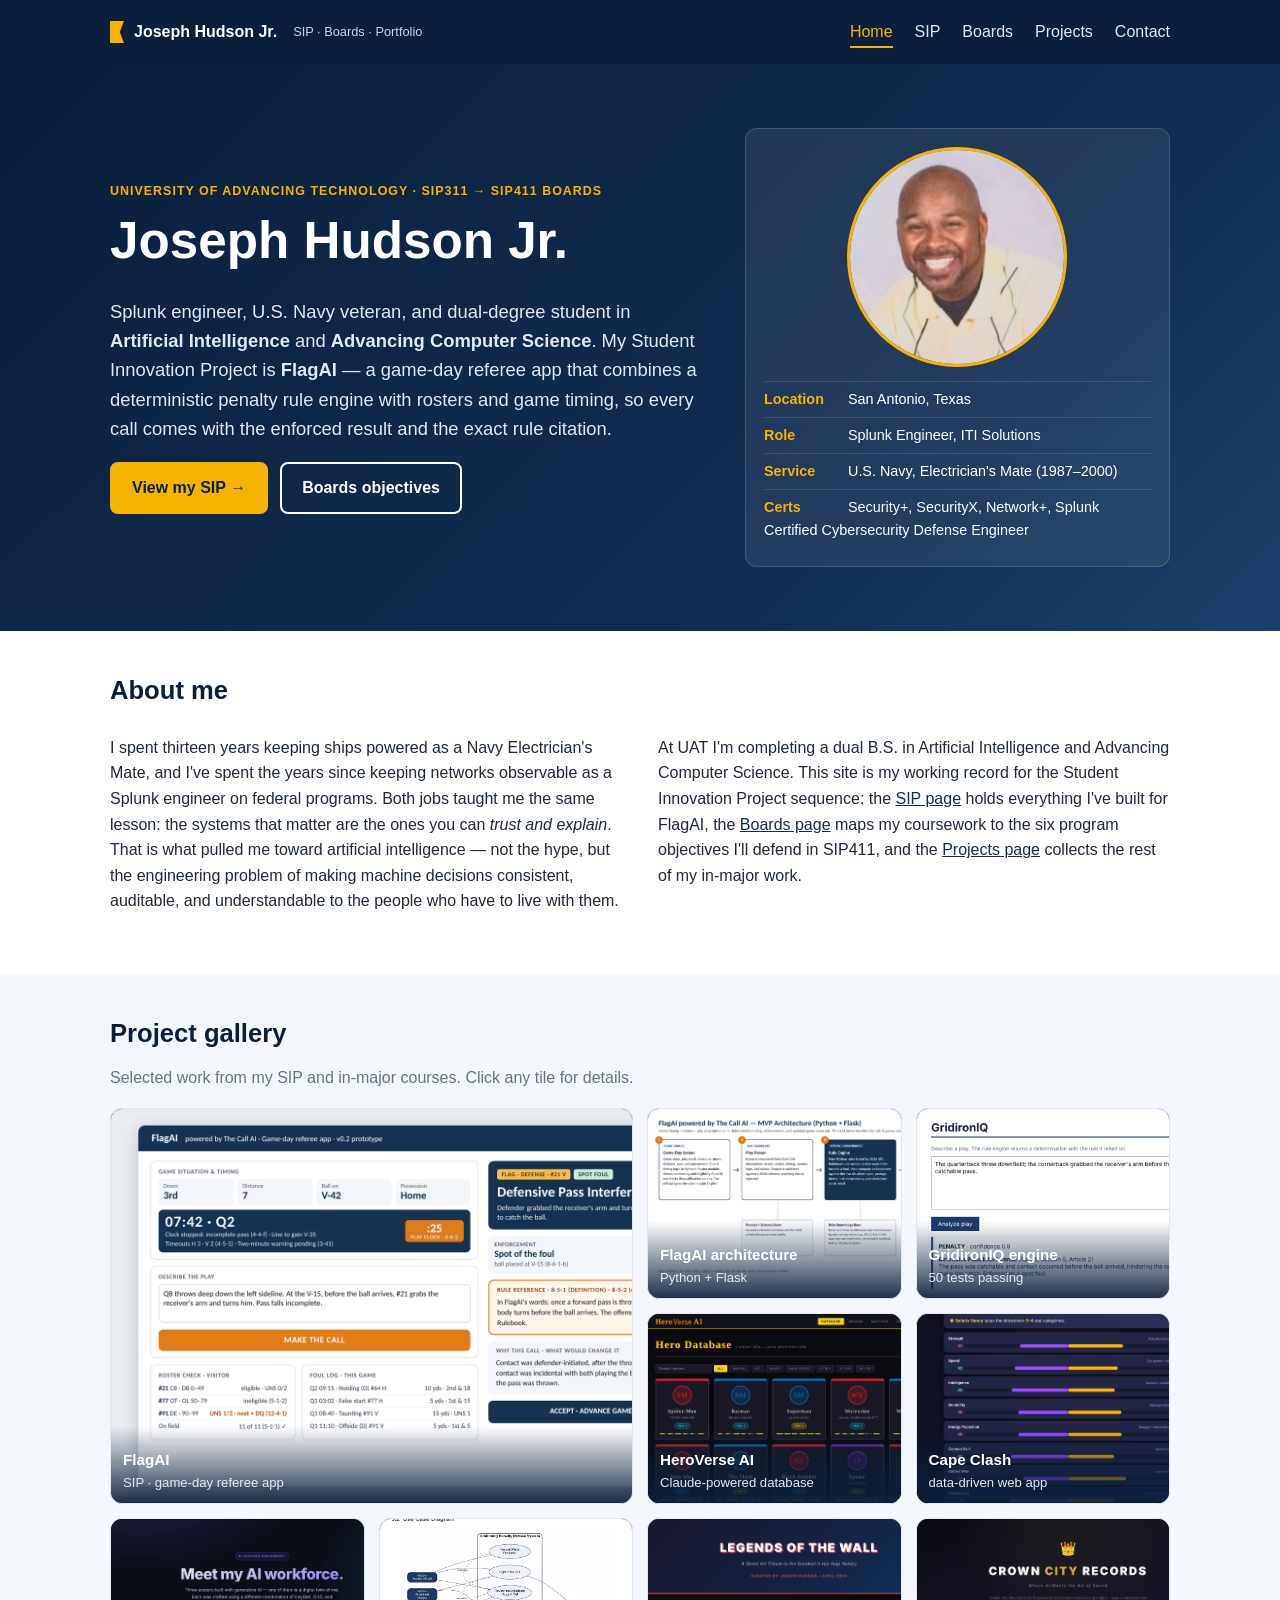
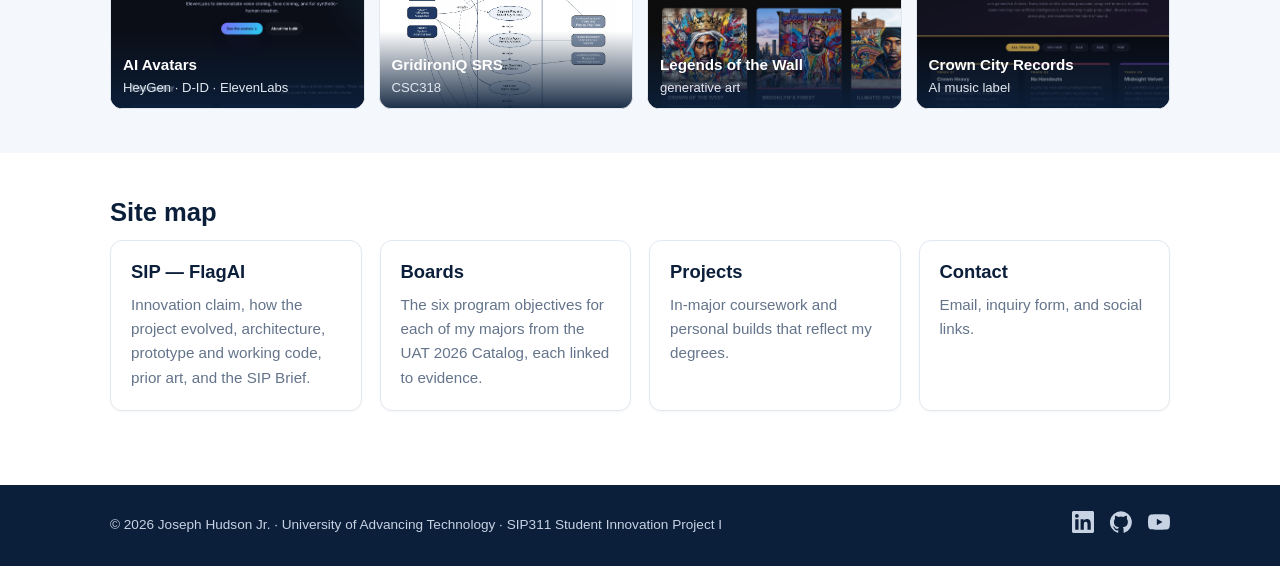
<file: index.html>
<!DOCTYPE html>
<html lang="en">
<head>
<meta charset="utf-8">
<meta name="viewport" content="width=device-width, initial-scale=1">
<title>Home · Joseph Hudson Jr.</title>
<meta name="description" content="Portfolio and Student Innovation Project site for Joseph Hudson Jr., UAT dual-degree student in AI and Advancing Computer Science.">
<link rel="stylesheet" href="style.css">
<link rel="icon" href="data:image/svg+xml,%3Csvg xmlns='http://www.w3.org/2000/svg' viewBox='0 0 32 32'%3E%3Crect width='32' height='32' rx='6' fill='%23F5B400'/%3E%3Cpath d='M9 6h4v20H9zM13 6h10l-3 5 3 5H13z' fill='%230B1F3A'/%3E%3C/svg%3E">
</head>
<body>
<header class="site-header">
  <div class="wrap">
    <a href="index.html" class="brand"><span class="flag"></span>Joseph Hudson Jr.<span class="brand-sub">SIP · Boards · Portfolio</span></a>
    <button class="menu-btn" aria-label="Menu" onclick="document.body.classList.toggle('nav-open')">☰</button>
    <nav class="nav"><a href="index.html" class="active">Home</a><a href="sip.html" class="">SIP</a><a href="boards.html" class="">Boards</a><a href="projects.html" class="">Projects</a><a href="contact.html" class="">Contact</a></nav>
  </div>
</header>
<main>

<section class="hero">
  <div class="wrap hero-grid">
    <div>
      <p class="eyebrow">University of Advancing Technology · SIP311 → SIP411 Boards</p>
      <h1>Joseph Hudson Jr.</h1>
      <p class="lead">Splunk engineer, U.S. Navy veteran, and dual-degree student in <strong>Artificial Intelligence</strong> and <strong>Advancing Computer Science</strong>. My Student Innovation Project is <strong>FlagAI</strong> — a game-day referee app that combines a deterministic penalty rule engine with rosters and game timing, so every call comes with the enforced result and the exact rule citation.</p>
      <div class="cta-row">
        <a class="btn" href="sip.html">View my SIP →</a>
        <a class="btn ghost" href="boards.html">Boards objectives</a>
      </div>
    </div>
    <div class="headshot-card">
      <img class="headshot" src="img/headshot.png" alt="Joseph Hudson Jr.">
      <ul class="facts">
        <li><b>Location</b> San Antonio, Texas</li>
        <li><b>Role</b> Splunk Engineer, ITI Solutions</li>
        <li><b>Service</b> U.S. Navy, Electrician's Mate (1987–2000)</li>
        <li><b>Certs</b> Security+, SecurityX, Network+, Splunk Certified Cybersecurity Defense Engineer</li>
      </ul>
    </div>
  </div>
</section>

<section class="wrap section">
  <h2>About me</h2>
  <div class="two-col">
    <p>I spent thirteen years keeping ships powered as a Navy Electrician's Mate, and I've spent the years since keeping networks observable as a Splunk engineer on federal programs. Both jobs taught me the same lesson: the systems that matter are the ones you can <em>trust and explain</em>. That is what pulled me toward artificial intelligence — not the hype, but the engineering problem of making machine decisions consistent, auditable, and understandable to the people who have to live with them.</p>
    <p>At UAT I'm completing a dual B.S. in Artificial Intelligence and Advancing Computer Science. This site is my working record for the Student Innovation Project sequence: the <a href="sip.html">SIP page</a> holds everything I've built for FlagAI, the <a href="boards.html">Boards page</a> maps my coursework to the six program objectives I'll defend in SIP411, and the <a href="projects.html">Projects page</a> collects the rest of my in-major work.</p>
  </div>
</section>


<section class="section alt">
  <div class="wrap">
    <h2>Project gallery</h2>
    <p class="muted">Selected work from my SIP and in-major courses. Click any tile for details.</p>
    <div class="photo-gallery">
      <a class="tile tile-wide" href="sip.html#prototype"><img src="img/r2-gameday-screen.png" alt="FlagAI game-day screen prototype"><span><b>FlagAI</b> SIP · game-day referee app</span></a>
      <a class="tile" href="sip.html#architecture"><img src="img/r2-architecture.png" alt="FlagAI MVP architecture"><span><b>FlagAI architecture</b> Python + Flask</span></a>
      <a class="tile" href="projects.html#gridironiq"><img src="img/gridironiq-ruling.png" alt="GridironIQ ruling output"><span><b>GridironIQ engine</b> 50 tests passing</span></a>
      <a class="tile" href="projects.html#heroverse"><img src="img/proj-heroverse.jpg" alt="HeroVerse AI"><span><b>HeroVerse AI</b> Claude-powered database</span></a>
      <a class="tile" href="projects.html#capeclash"><img src="img/proj-capeclash.jpg" alt="Cape Clash"><span><b>Cape Clash</b> data-driven web app</span></a>
      <a class="tile" href="projects.html#avatars"><img src="img/proj-avatars.jpg" alt="AI Avatar Showcase"><span><b>AI Avatars</b> HeyGen · D-ID · ElevenLabs</span></a>
      <a class="tile" href="projects.html#srs"><img src="img/uml-usecase.png" alt="GridironIQ use case diagram"><span><b>GridironIQ SRS</b> CSC318</span></a>
      <a class="tile" href="projects.html#generative"><img src="img/proj-museum.jpg" alt="Legends of the Wall museum"><span><b>Legends of the Wall</b> generative art</span></a>
      <a class="tile" href="projects.html#generative"><img src="img/proj-crowncity.jpg" alt="Crown City Records"><span><b>Crown City Records</b> AI music label</span></a>
    </div>
  </div>
</section>

<section class="wrap section">
  <h2>Site map</h2>
  <div class="cards">
    <a class="card" href="sip.html"><h3>SIP — FlagAI</h3><p>Innovation claim, how the project evolved, architecture, prototype and working code, prior art, and the SIP Brief.</p></a>
    <a class="card" href="boards.html"><h3>Boards</h3><p>The six program objectives for each of my majors from the UAT 2026 Catalog, each linked to evidence.</p></a>
    <a class="card" href="projects.html"><h3>Projects</h3><p>In-major coursework and personal builds that reflect my degrees.</p></a>
    <a class="card" href="contact.html"><h3>Contact</h3><p>Email, inquiry form, and social links.</p></a>
  </div>
</section>

</main>
<footer class="site-footer">
  <div class="wrap">
    <div>© 2026 Joseph Hudson Jr. · University of Advancing Technology · SIP311 Student Innovation Project I</div>
    <div class="social">
      <a href="https://www.linkedin.com/in/joseph-hudson-7b067147/" aria-label="LinkedIn" title="LinkedIn"><svg viewBox="0 0 24 24"><path d="M20.45 20.45h-3.55v-5.57c0-1.33-.03-3.04-1.85-3.04-1.85 0-2.14 1.45-2.14 2.94v5.67H9.36V9h3.41v1.56h.05c.47-.9 1.63-1.85 3.36-1.85 3.6 0 4.27 2.37 4.27 5.45v6.29zM5.34 7.43a2.06 2.06 0 1 1 0-4.12 2.06 2.06 0 0 1 0 4.12zM7.12 20.45H3.56V9h3.56v11.45zM22.22 0H1.77C.79 0 0 .77 0 1.72v20.56C0 23.23.79 24 1.77 24h20.45c.98 0 1.78-.77 1.78-1.72V1.72C24 .77 23.2 0 22.22 0z"/></svg></a>
      <a href="https://github.com/TheBlackPanther616" aria-label="GitHub" title="GitHub"><svg viewBox="0 0 24 24"><path d="M12 .3a12 12 0 0 0-3.8 23.4c.6.1.8-.3.8-.6v-2c-3.3.7-4-1.6-4-1.6-.6-1.4-1.4-1.8-1.4-1.8-1.1-.7.1-.7.1-.7 1.2.1 1.8 1.2 1.8 1.2 1.1 1.8 2.8 1.3 3.5 1 .1-.8.4-1.3.8-1.6-2.7-.3-5.5-1.3-5.5-5.9 0-1.3.5-2.4 1.2-3.2-.1-.3-.5-1.5.1-3.2 0 0 1-.3 3.3 1.2a11.5 11.5 0 0 1 6 0c2.3-1.5 3.3-1.2 3.3-1.2.7 1.7.3 2.9.1 3.2.8.8 1.2 1.9 1.2 3.2 0 4.6-2.8 5.6-5.5 5.9.4.4.8 1.1.8 2.2v3.3c0 .3.2.7.8.6A12 12 0 0 0 12 .3"/></svg></a>
      <a href="https://www.youtube.com/@josephhudson1125" aria-label="YouTube" title="YouTube"><svg viewBox="0 0 24 24"><path d="M23.5 6.2a3 3 0 0 0-2.1-2.1C19.5 3.6 12 3.6 12 3.6s-7.5 0-9.4.5A3 3 0 0 0 .5 6.2C0 8.1 0 12 0 12s0 3.9.5 5.8a3 3 0 0 0 2.1 2.1c1.9.5 9.4.5 9.4.5s7.5 0 9.4-.5a3 3 0 0 0 2.1-2.1c.5-1.9.5-5.8.5-5.8s0-3.9-.5-5.8zM9.6 15.6V8.4l6.2 3.6-6.2 3.6z"/></svg></a>
    </div>
  </div>
</footer>
</body>
</html>
</file>
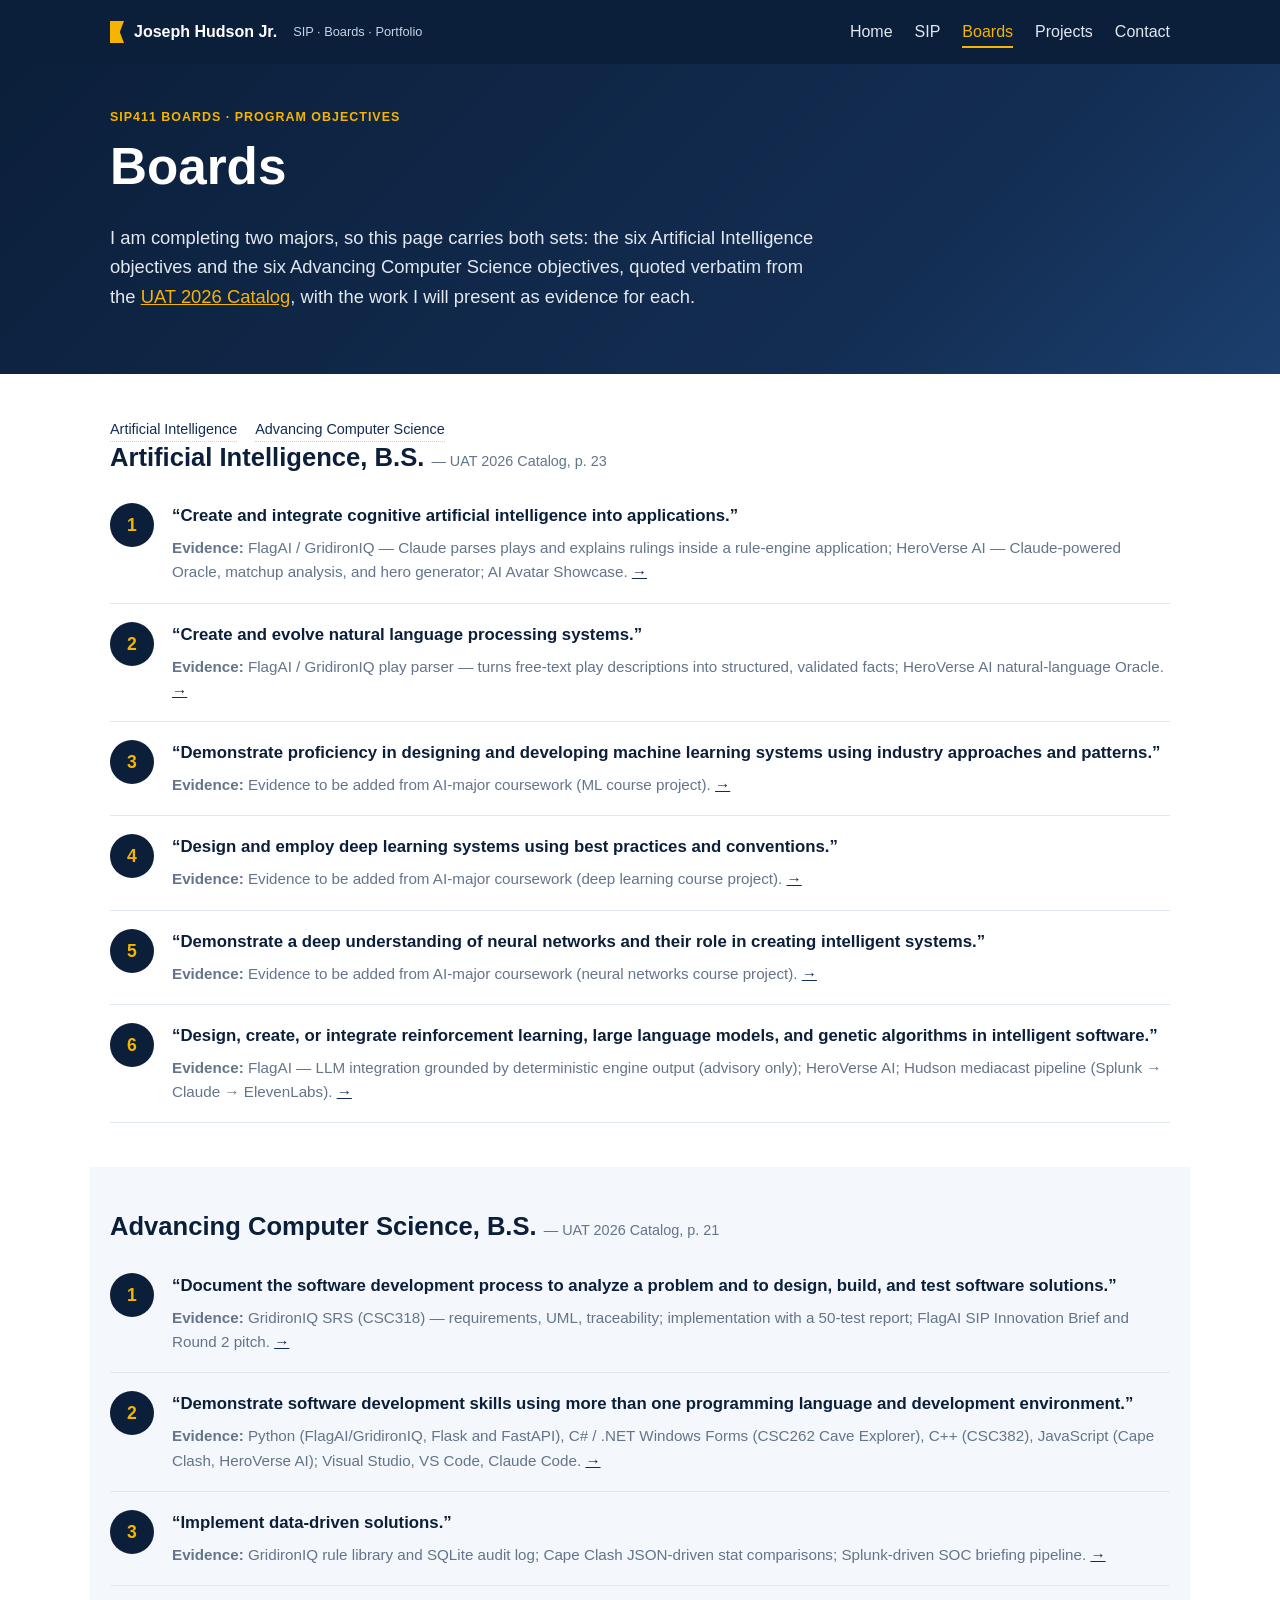
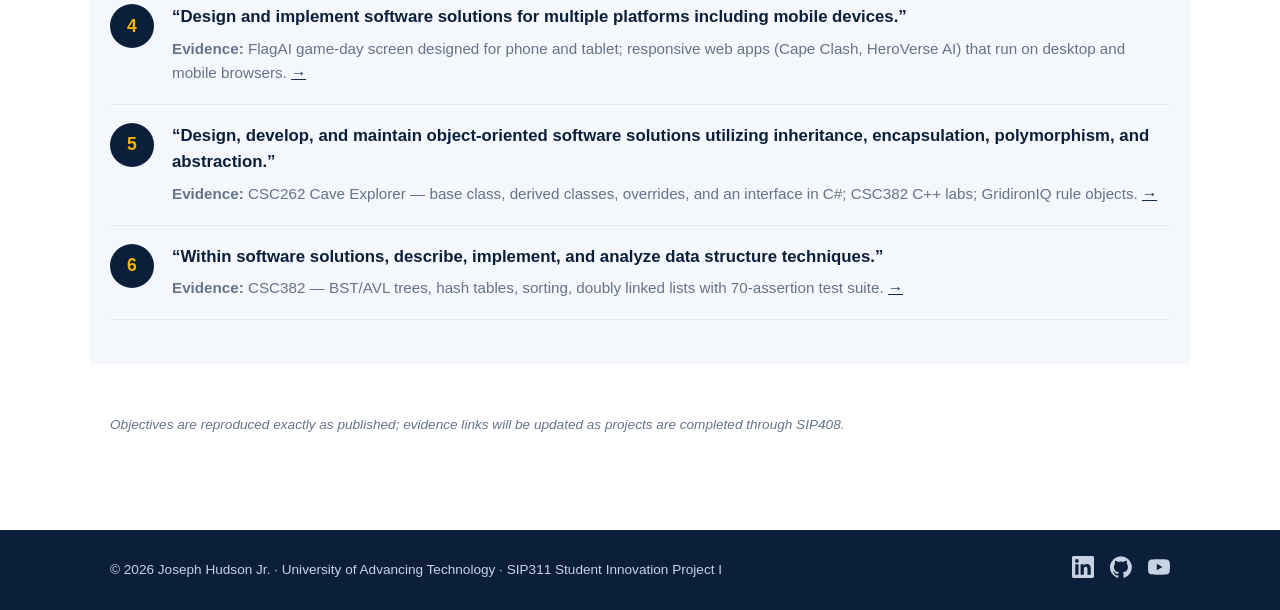
<file: boards.html>
<!DOCTYPE html>
<html lang="en">
<head>
<meta charset="utf-8">
<meta name="viewport" content="width=device-width, initial-scale=1">
<title>Boards · Joseph Hudson Jr.</title>
<meta name="description" content="Six UAT program objectives for the Artificial Intelligence and Advancing Computer Science majors, with evidence for SIP411 Boards.">
<link rel="stylesheet" href="style.css">
<link rel="icon" href="data:image/svg+xml,%3Csvg xmlns='http://www.w3.org/2000/svg' viewBox='0 0 32 32'%3E%3Crect width='32' height='32' rx='6' fill='%23F5B400'/%3E%3Cpath d='M9 6h4v20H9zM13 6h10l-3 5 3 5H13z' fill='%230B1F3A'/%3E%3C/svg%3E">
</head>
<body>
<header class="site-header">
  <div class="wrap">
    <a href="index.html" class="brand"><span class="flag"></span>Joseph Hudson Jr.<span class="brand-sub">SIP · Boards · Portfolio</span></a>
    <button class="menu-btn" aria-label="Menu" onclick="document.body.classList.toggle('nav-open')">☰</button>
    <nav class="nav"><a href="index.html" class="">Home</a><a href="sip.html" class="">SIP</a><a href="boards.html" class="active">Boards</a><a href="projects.html" class="">Projects</a><a href="contact.html" class="">Contact</a></nav>
  </div>
</header>
<main>

<section class="hero compact"><div class="wrap">
  <p class="eyebrow">SIP411 Boards · Program objectives</p>
  <h1>Boards</h1>
  <p class="lead">I am completing two majors, so this page carries both sets: the six Artificial Intelligence objectives and the six Advancing Computer Science objectives, quoted verbatim from the <a href="https://www.uat.edu/media/Catalog_2026_V5_Sept_2026.pdf" target="_blank" rel="noopener">UAT 2026 Catalog</a>, with the work I will present as evidence for each.</p>
</div></section>
<section class="wrap section">
  <nav class="subnav" style="margin-top:0"><a href="#ai" style="color:var(--navy2)">Artificial Intelligence</a><a href="#acs" style="color:var(--navy2)">Advancing Computer Science</a></nav>
  <h2 id="ai">Artificial Intelligence, B.S. <span class="muted small">— UAT 2026 Catalog, p. 23</span></h2>
  <ol class="objectives"><li class="obj"><div class="obj-num">1</div><div><p class="obj-text">“Create and integrate cognitive artificial intelligence into applications.”</p><p class="obj-ev"><b>Evidence:</b> FlagAI / GridironIQ — Claude parses plays and explains rulings inside a rule-engine application; HeroVerse AI — Claude-powered Oracle, matchup analysis, and hero generator; AI Avatar Showcase. <a href="projects.html#gridironiq">→</a></p></div></li><li class="obj"><div class="obj-num">2</div><div><p class="obj-text">“Create and evolve natural language processing systems.”</p><p class="obj-ev"><b>Evidence:</b> FlagAI / GridironIQ play parser — turns free-text play descriptions into structured, validated facts; HeroVerse AI natural-language Oracle. <a href="sip.html#prototype">→</a></p></div></li><li class="obj"><div class="obj-num">3</div><div><p class="obj-text">“Demonstrate proficiency in designing and developing machine learning systems using industry approaches and patterns.”</p><p class="obj-ev"><b>Evidence:</b> Evidence to be added from AI-major coursework (ML course project). <a href="projects.html">→</a></p></div></li><li class="obj"><div class="obj-num">4</div><div><p class="obj-text">“Design and employ deep learning systems using best practices and conventions.”</p><p class="obj-ev"><b>Evidence:</b> Evidence to be added from AI-major coursework (deep learning course project). <a href="projects.html">→</a></p></div></li><li class="obj"><div class="obj-num">5</div><div><p class="obj-text">“Demonstrate a deep understanding of neural networks and their role in creating intelligent systems.”</p><p class="obj-ev"><b>Evidence:</b> Evidence to be added from AI-major coursework (neural networks course project). <a href="projects.html">→</a></p></div></li><li class="obj"><div class="obj-num">6</div><div><p class="obj-text">“Design, create, or integrate reinforcement learning, large language models, and genetic algorithms in intelligent software.”</p><p class="obj-ev"><b>Evidence:</b> FlagAI — LLM integration grounded by deterministic engine output (advisory only); HeroVerse AI; Hudson mediacast pipeline (Splunk → Claude → ElevenLabs). <a href="sip.html#architecture">→</a></p></div></li></ol>
</section>
<section class="wrap section alt">
  <h2 id="acs">Advancing Computer Science, B.S. <span class="muted small">— UAT 2026 Catalog, p. 21</span></h2>
  <ol class="objectives"><li class="obj"><div class="obj-num">1</div><div><p class="obj-text">“Document the software development process to analyze a problem and to design, build, and test software solutions.”</p><p class="obj-ev"><b>Evidence:</b> GridironIQ SRS (CSC318) — requirements, UML, traceability; implementation with a 50-test report; FlagAI SIP Innovation Brief and Round 2 pitch. <a href="projects.html#srs">→</a></p></div></li><li class="obj"><div class="obj-num">2</div><div><p class="obj-text">“Demonstrate software development skills using more than one programming language and development environment.”</p><p class="obj-ev"><b>Evidence:</b> Python (FlagAI/GridironIQ, Flask and FastAPI), C# / .NET Windows Forms (CSC262 Cave Explorer), C++ (CSC382), JavaScript (Cape Clash, HeroVerse AI); Visual Studio, VS Code, Claude Code. <a href="projects.html">→</a></p></div></li><li class="obj"><div class="obj-num">3</div><div><p class="obj-text">“Implement data-driven solutions.”</p><p class="obj-ev"><b>Evidence:</b> GridironIQ rule library and SQLite audit log; Cape Clash JSON-driven stat comparisons; Splunk-driven SOC briefing pipeline. <a href="projects.html#gridironiq">→</a></p></div></li><li class="obj"><div class="obj-num">4</div><div><p class="obj-text">“Design and implement software solutions for multiple platforms including mobile devices.”</p><p class="obj-ev"><b>Evidence:</b> FlagAI game-day screen designed for phone and tablet; responsive web apps (Cape Clash, HeroVerse AI) that run on desktop and mobile browsers. <a href="projects.html#capeclash">→</a></p></div></li><li class="obj"><div class="obj-num">5</div><div><p class="obj-text">“Design, develop, and maintain object-oriented software solutions utilizing inheritance, encapsulation, polymorphism, and abstraction.”</p><p class="obj-ev"><b>Evidence:</b> CSC262 Cave Explorer — base class, derived classes, overrides, and an interface in C#; CSC382 C++ labs; GridironIQ rule objects. <a href="projects.html#csc262">→</a></p></div></li><li class="obj"><div class="obj-num">6</div><div><p class="obj-text">“Within software solutions, describe, implement, and analyze data structure techniques.”</p><p class="obj-ev"><b>Evidence:</b> CSC382 — BST/AVL trees, hash tables, sorting, doubly linked lists with 70-assertion test suite. <a href="projects.html#csc382">→</a></p></div></li></ol>
</section>
<section class="wrap section">
  <p class="caption">Objectives are reproduced exactly as published; evidence links will be updated as projects are completed through SIP408.</p>
</section>

</main>
<footer class="site-footer">
  <div class="wrap">
    <div>© 2026 Joseph Hudson Jr. · University of Advancing Technology · SIP311 Student Innovation Project I</div>
    <div class="social">
      <a href="https://www.linkedin.com/in/joseph-hudson-7b067147/" aria-label="LinkedIn" title="LinkedIn"><svg viewBox="0 0 24 24"><path d="M20.45 20.45h-3.55v-5.57c0-1.33-.03-3.04-1.85-3.04-1.85 0-2.14 1.45-2.14 2.94v5.67H9.36V9h3.41v1.56h.05c.47-.9 1.63-1.85 3.36-1.85 3.6 0 4.27 2.37 4.27 5.45v6.29zM5.34 7.43a2.06 2.06 0 1 1 0-4.12 2.06 2.06 0 0 1 0 4.12zM7.12 20.45H3.56V9h3.56v11.45zM22.22 0H1.77C.79 0 0 .77 0 1.72v20.56C0 23.23.79 24 1.77 24h20.45c.98 0 1.78-.77 1.78-1.72V1.72C24 .77 23.2 0 22.22 0z"/></svg></a>
      <a href="https://github.com/TheBlackPanther616" aria-label="GitHub" title="GitHub"><svg viewBox="0 0 24 24"><path d="M12 .3a12 12 0 0 0-3.8 23.4c.6.1.8-.3.8-.6v-2c-3.3.7-4-1.6-4-1.6-.6-1.4-1.4-1.8-1.4-1.8-1.1-.7.1-.7.1-.7 1.2.1 1.8 1.2 1.8 1.2 1.1 1.8 2.8 1.3 3.5 1 .1-.8.4-1.3.8-1.6-2.7-.3-5.5-1.3-5.5-5.9 0-1.3.5-2.4 1.2-3.2-.1-.3-.5-1.5.1-3.2 0 0 1-.3 3.3 1.2a11.5 11.5 0 0 1 6 0c2.3-1.5 3.3-1.2 3.3-1.2.7 1.7.3 2.9.1 3.2.8.8 1.2 1.9 1.2 3.2 0 4.6-2.8 5.6-5.5 5.9.4.4.8 1.1.8 2.2v3.3c0 .3.2.7.8.6A12 12 0 0 0 12 .3"/></svg></a>
      <a href="https://www.youtube.com/@josephhudson1125" aria-label="YouTube" title="YouTube"><svg viewBox="0 0 24 24"><path d="M23.5 6.2a3 3 0 0 0-2.1-2.1C19.5 3.6 12 3.6 12 3.6s-7.5 0-9.4.5A3 3 0 0 0 .5 6.2C0 8.1 0 12 0 12s0 3.9.5 5.8a3 3 0 0 0 2.1 2.1c1.9.5 9.4.5 9.4.5s7.5 0 9.4-.5a3 3 0 0 0 2.1-2.1c.5-1.9.5-5.8.5-5.8s0-3.9-.5-5.8zM9.6 15.6V8.4l6.2 3.6-6.2 3.6z"/></svg></a>
    </div>
  </div>
</footer>
</body>
</html>
</file>
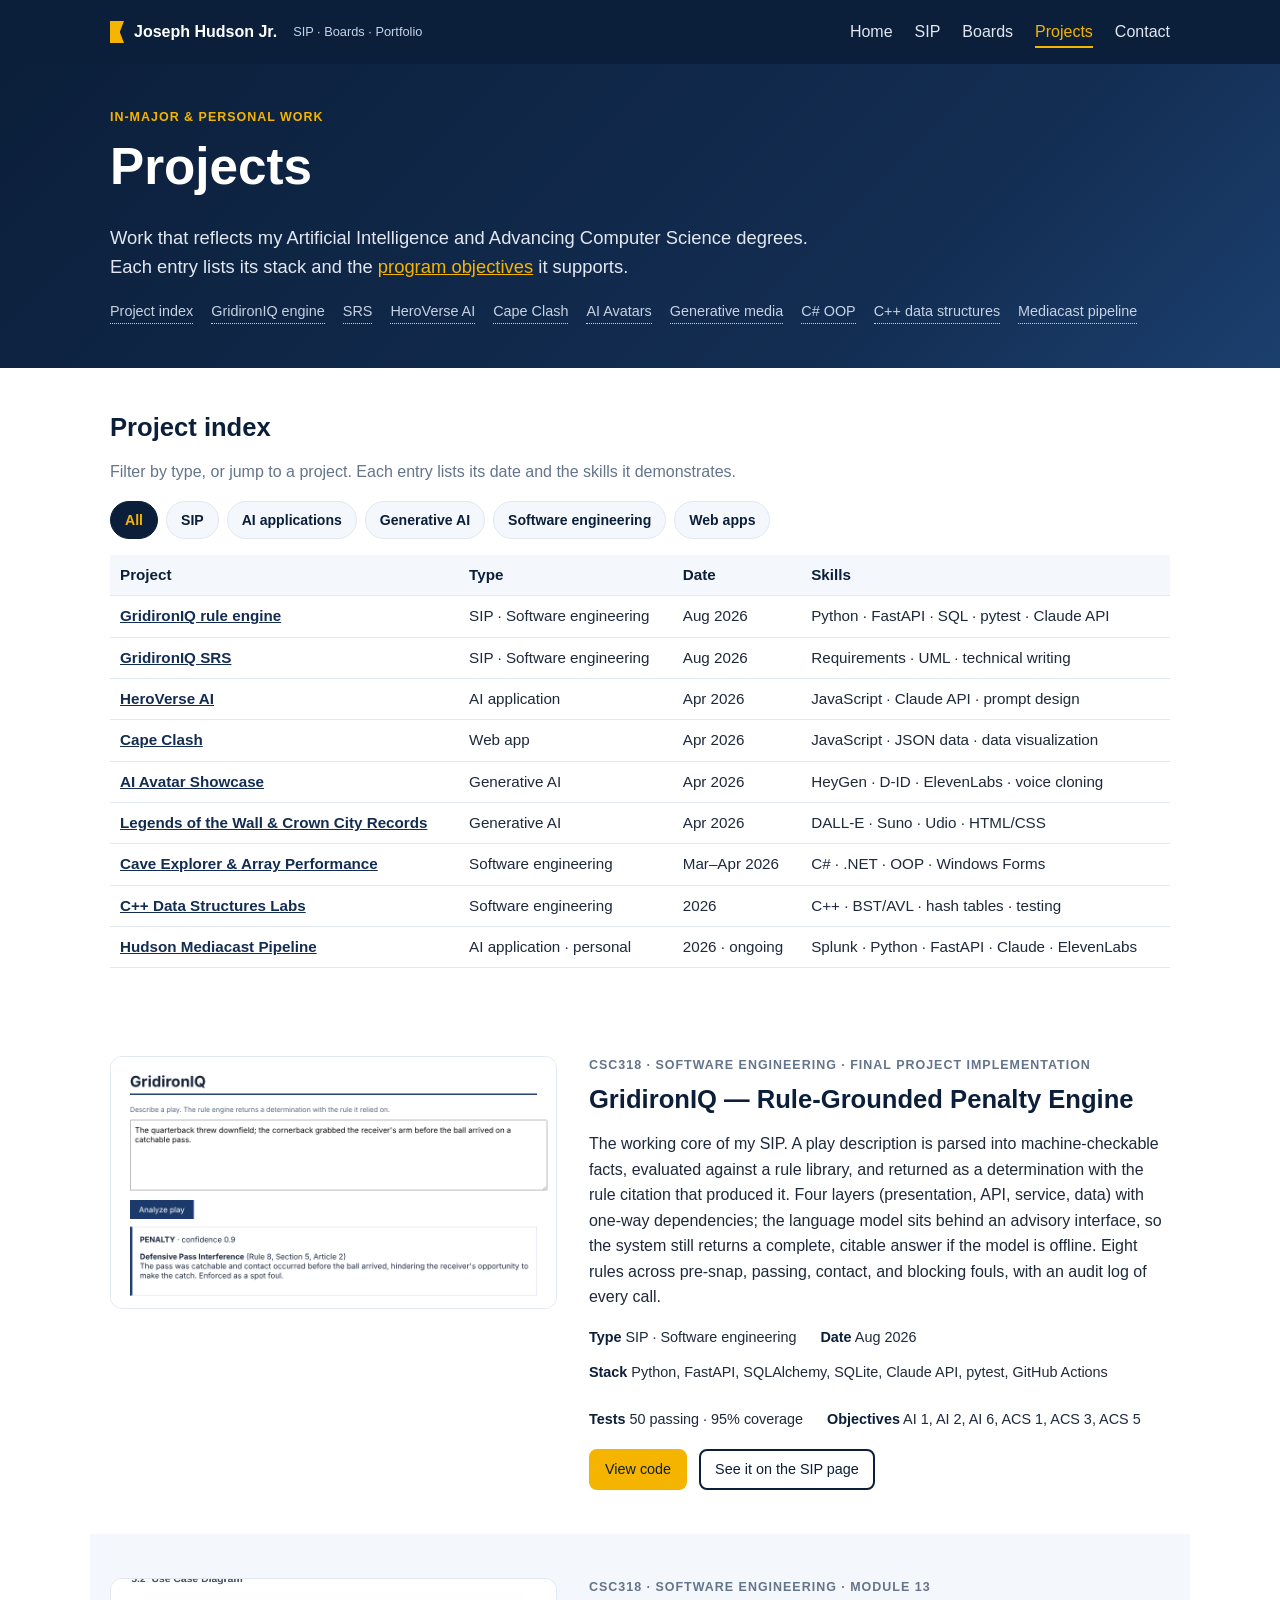
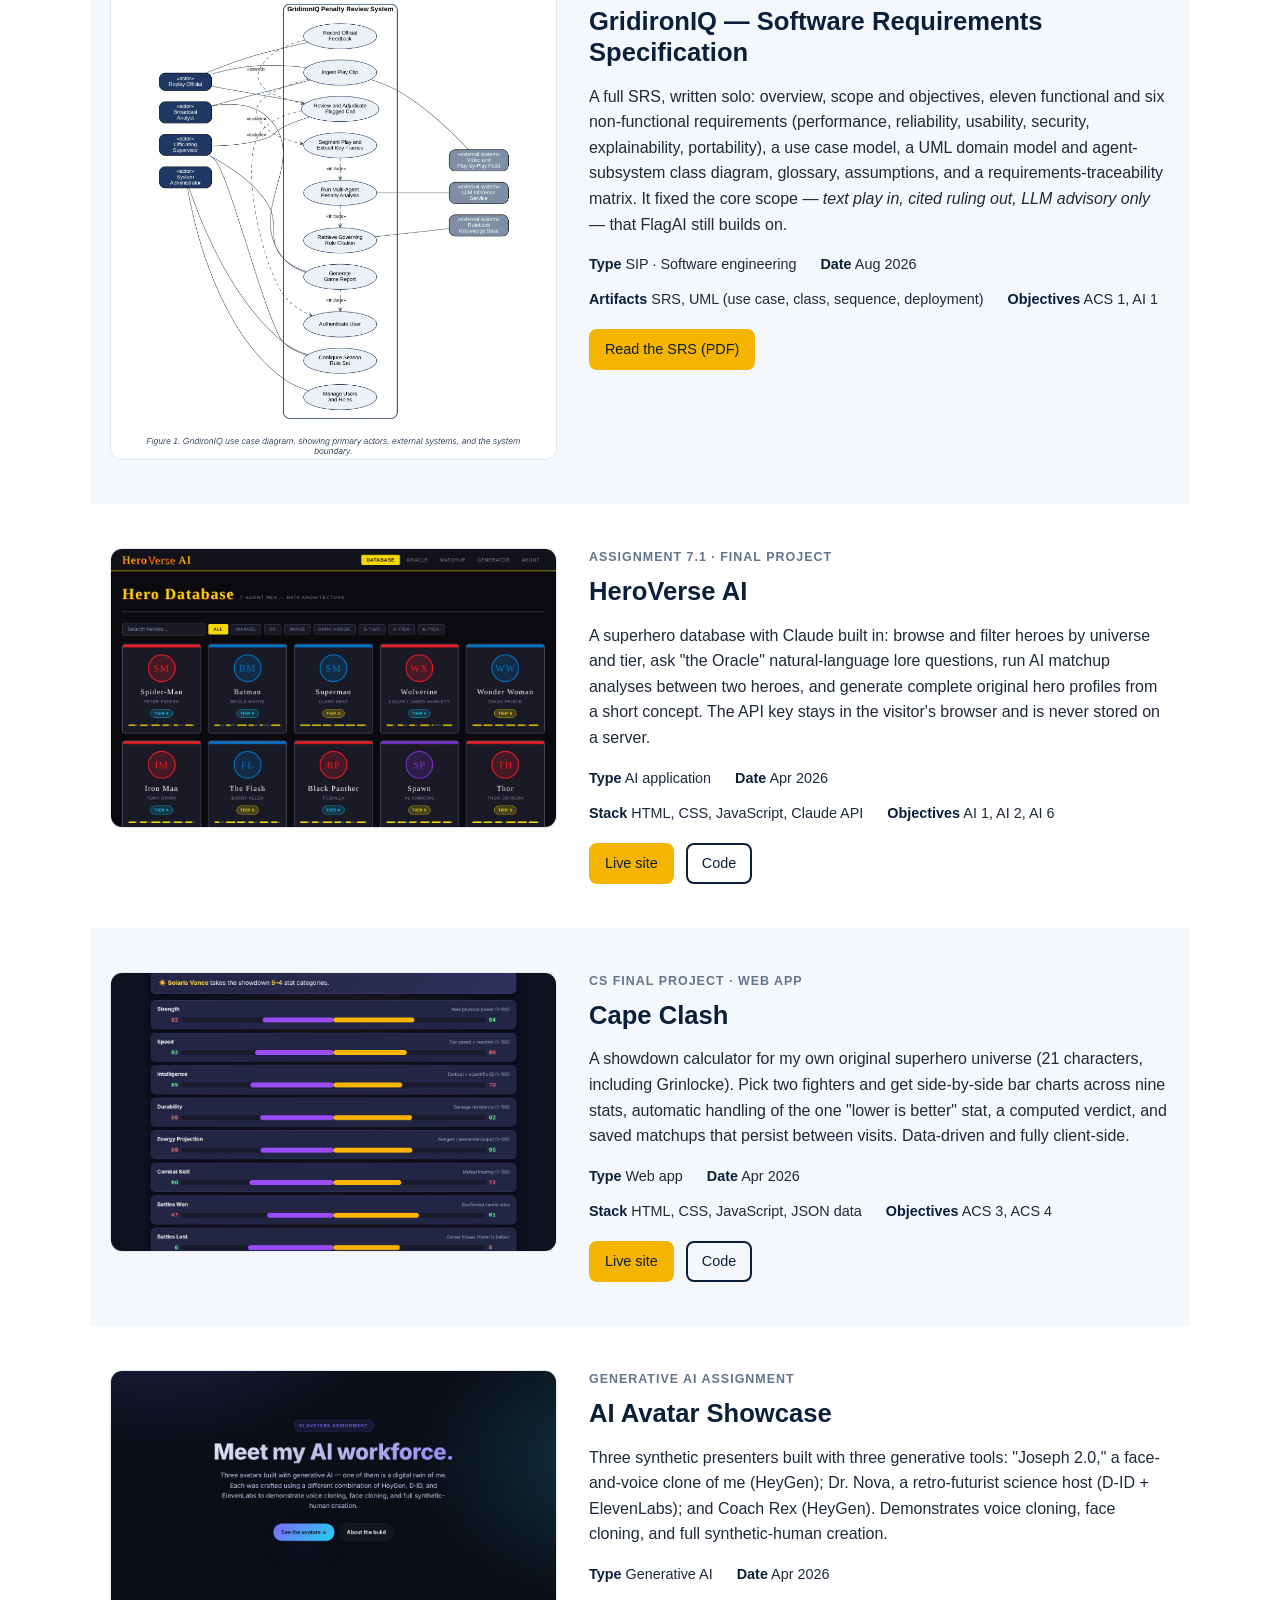
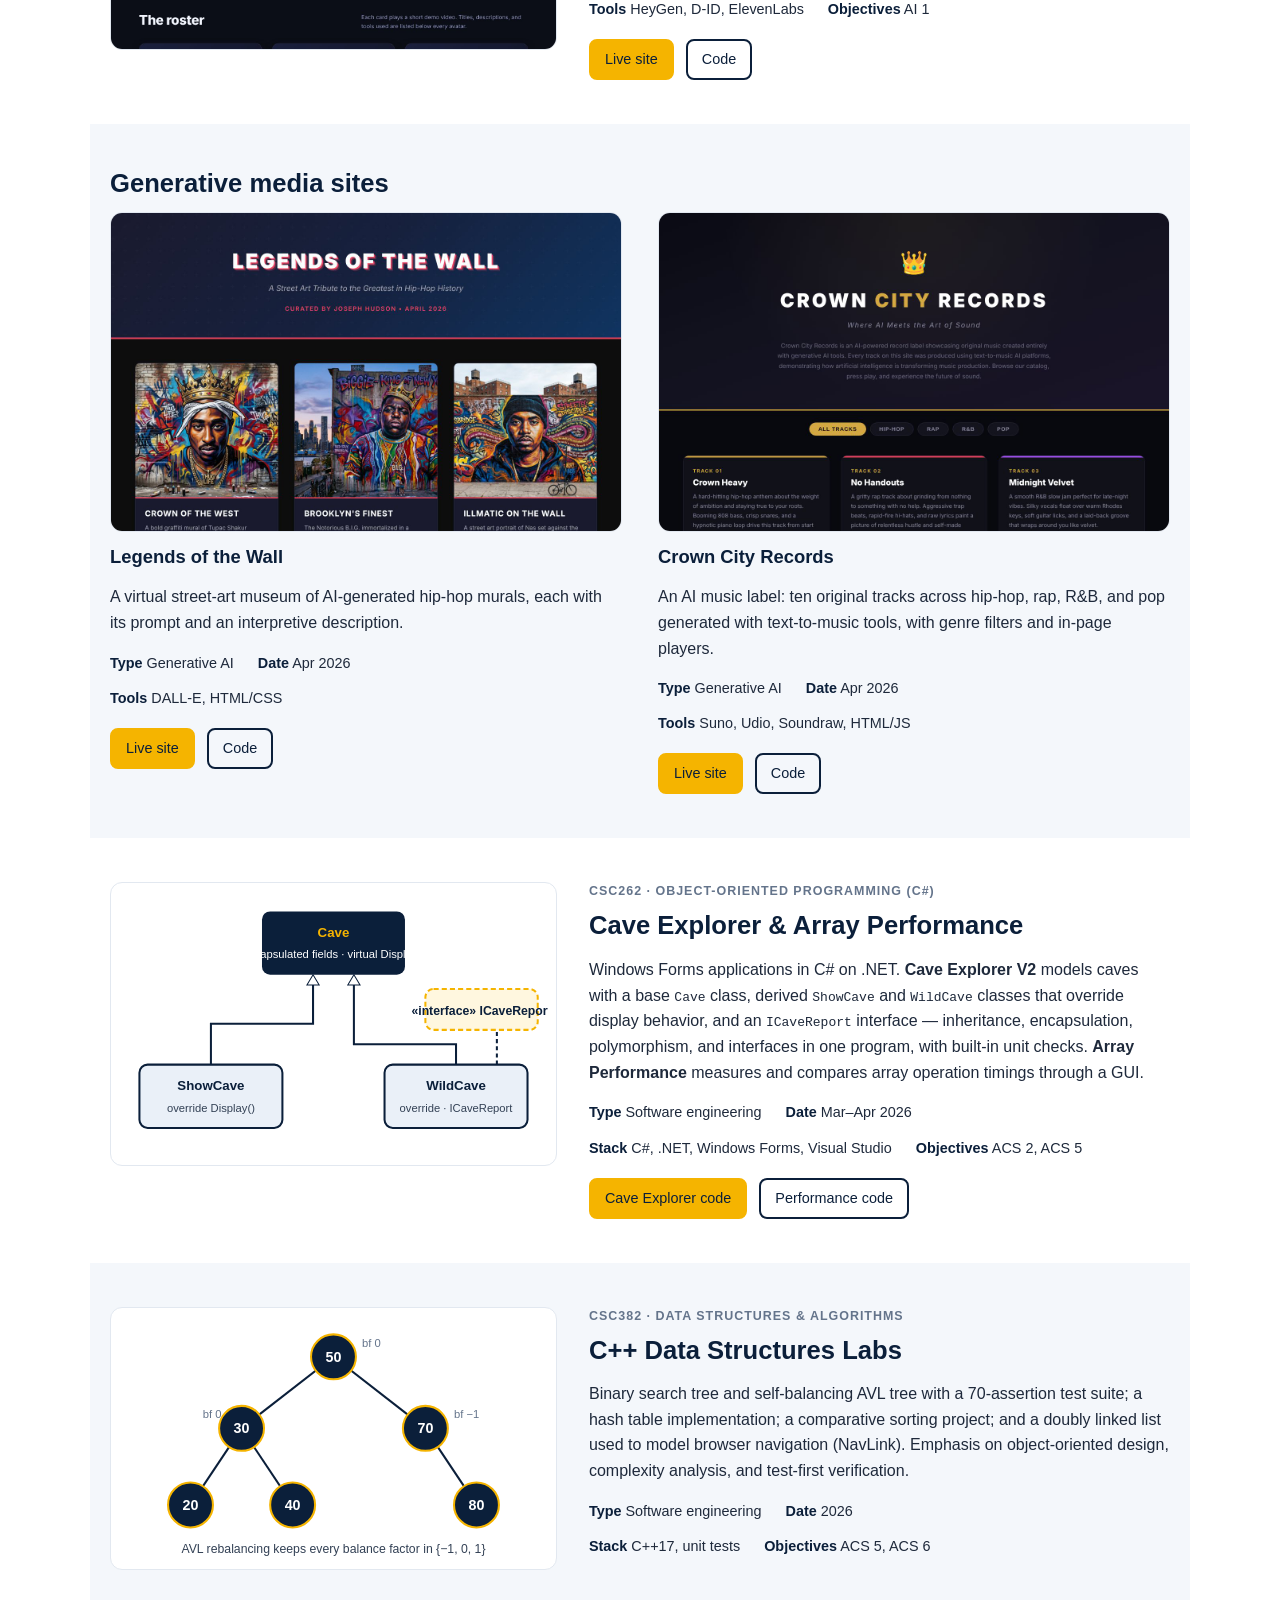
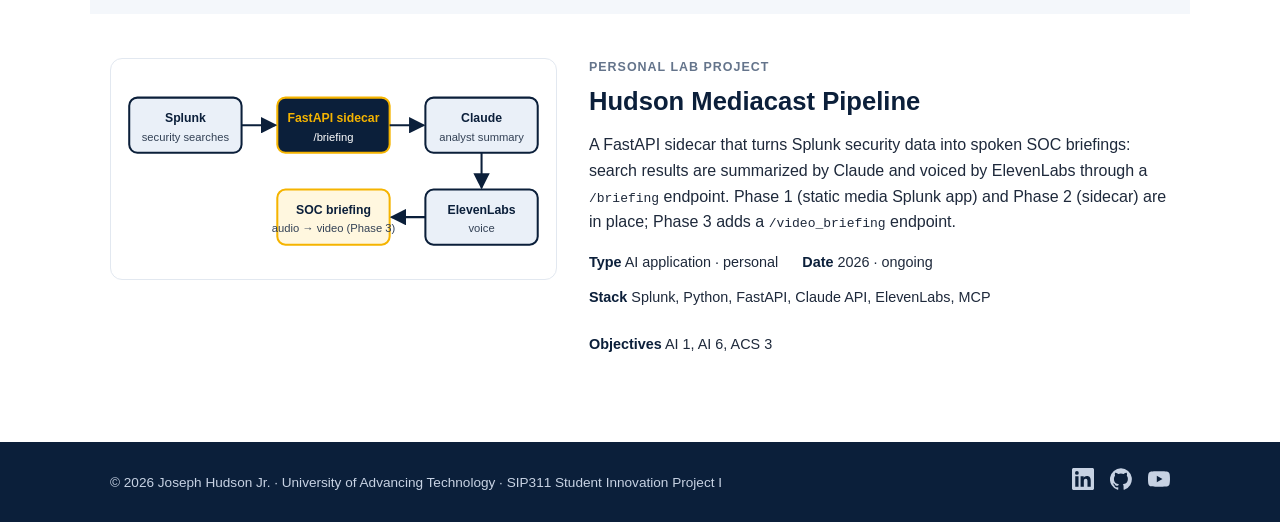
<file: projects.html>
<!DOCTYPE html>
<html lang="en">
<head>
<meta charset="utf-8">
<meta name="viewport" content="width=device-width, initial-scale=1">
<title>Projects · Joseph Hudson Jr.</title>
<meta name="description" content="Projects by Joseph Hudson Jr. reflecting the AI and Advancing Computer Science majors at UAT.">
<link rel="stylesheet" href="style.css">
<link rel="icon" href="data:image/svg+xml,%3Csvg xmlns='http://www.w3.org/2000/svg' viewBox='0 0 32 32'%3E%3Crect width='32' height='32' rx='6' fill='%23F5B400'/%3E%3Cpath d='M9 6h4v20H9zM13 6h10l-3 5 3 5H13z' fill='%230B1F3A'/%3E%3C/svg%3E">
</head>
<body>
<header class="site-header">
  <div class="wrap">
    <a href="index.html" class="brand"><span class="flag"></span>Joseph Hudson Jr.<span class="brand-sub">SIP · Boards · Portfolio</span></a>
    <button class="menu-btn" aria-label="Menu" onclick="document.body.classList.toggle('nav-open')">☰</button>
    <nav class="nav"><a href="index.html" class="">Home</a><a href="sip.html" class="">SIP</a><a href="boards.html" class="">Boards</a><a href="projects.html" class="active">Projects</a><a href="contact.html" class="">Contact</a></nav>
  </div>
</header>
<main>

<section class="hero compact"><div class="wrap">
  <p class="eyebrow">In-major &amp; personal work</p>
  <h1>Projects</h1>
  <p class="lead">Work that reflects my Artificial Intelligence and Advancing Computer Science degrees. Each entry lists its stack and the <a href="boards.html">program objectives</a> it supports.</p>
  <nav class="subnav">
    <a href="#index">Project index</a><a href="#gridironiq">GridironIQ engine</a><a href="#srs">SRS</a><a href="#heroverse">HeroVerse AI</a><a href="#capeclash">Cape Clash</a><a href="#avatars">AI Avatars</a><a href="#generative">Generative media</a><a href="#csc262">C# OOP</a><a href="#csc382">C++ data structures</a><a href="#mediacast">Mediacast pipeline</a>
  </nav>
</div></section>

<section class="wrap section" id="index">
  <h2>Project index</h2>
  <p class="muted">Filter by type, or jump to a project. Each entry lists its date and the skills it demonstrates.</p>
  <div class="filters" role="group" aria-label="Filter projects by type">
    <button class="chip-btn active" data-filter="all">All</button><button class="chip-btn" data-filter="sip">SIP</button><button class="chip-btn" data-filter="ai">AI applications</button><button class="chip-btn" data-filter="genai">Generative AI</button><button class="chip-btn" data-filter="se">Software engineering</button><button class="chip-btn" data-filter="web">Web apps</button>
  </div>
  <div class="table-scroll"><table class="status index-table"><tr><th>Project</th><th>Type</th><th>Date</th><th>Skills</th></tr><tr data-type="sip"><td><a href="#gridironiq">GridironIQ rule engine</a></td><td>SIP · Software engineering</td><td>Aug 2026</td><td>Python · FastAPI · SQL · pytest · Claude API</td></tr><tr data-type="sip"><td><a href="#srs">GridironIQ SRS</a></td><td>SIP · Software engineering</td><td>Aug 2026</td><td>Requirements · UML · technical writing</td></tr><tr data-type="ai"><td><a href="#heroverse">HeroVerse AI</a></td><td>AI application</td><td>Apr 2026</td><td>JavaScript · Claude API · prompt design</td></tr><tr data-type="web"><td><a href="#capeclash">Cape Clash</a></td><td>Web app</td><td>Apr 2026</td><td>JavaScript · JSON data · data visualization</td></tr><tr data-type="genai"><td><a href="#avatars">AI Avatar Showcase</a></td><td>Generative AI</td><td>Apr 2026</td><td>HeyGen · D-ID · ElevenLabs · voice cloning</td></tr><tr data-type="genai"><td><a href="#generative">Legends of the Wall & Crown City Records</a></td><td>Generative AI</td><td>Apr 2026</td><td>DALL-E · Suno · Udio · HTML/CSS</td></tr><tr data-type="se"><td><a href="#csc262">Cave Explorer & Array Performance</a></td><td>Software engineering</td><td>Mar–Apr 2026</td><td>C# · .NET · OOP · Windows Forms</td></tr><tr data-type="se"><td><a href="#csc382">C++ Data Structures Labs</a></td><td>Software engineering</td><td>2026</td><td>C++ · BST/AVL · hash tables · testing</td></tr><tr data-type="ai"><td><a href="#mediacast">Hudson Mediacast Pipeline</a></td><td>AI application · personal</td><td>2026 · ongoing</td><td>Splunk · Python · FastAPI · Claude · ElevenLabs</td></tr></table></div>
</section>

<section class="wrap section" id="gridironiq" data-type="sip">
  <div class="project">
    <a href="img/gridironiq-ruling.png" target="_blank"><img class="media" src="img/gridironiq-ruling.png" alt="GridironIQ returning a Defensive Pass Interference ruling with rule citation"></a>
    <div>
      <p class="eyebrow">CSC318 · Software Engineering · Final Project implementation</p>
      <h2>GridironIQ — Rule-Grounded Penalty Engine</h2>
      <p>The working core of my SIP. A play description is parsed into machine-checkable facts, evaluated against a rule library, and returned as a determination with the rule citation that produced it. Four layers (presentation, API, service, data) with one-way dependencies; the language model sits behind an advisory interface, so the system still returns a complete, citable answer if the model is offline. Eight rules across pre-snap, passing, contact, and blocking fouls, with an audit log of every call.</p>
      <ul class="meta"><li><b>Type</b> SIP · Software engineering</li><li><b>Date</b> Aug 2026</li></ul>
      <ul class="meta"><li><b>Stack</b> Python, FastAPI, SQLAlchemy, SQLite, Claude API, pytest, GitHub Actions</li><li><b>Tests</b> 50 passing · 95% coverage</li><li><b>Objectives</b> AI 1, AI 2, AI 6, ACS 1, ACS 3, ACS 5</li></ul>
      <div class="cta-row"><a class="btn small" href="https://github.com/TheBlackPanther616/Hudson_SIP_Website_/tree/main/code/gridironiq" target="_blank" rel="noopener">View code</a><a class="btn small ghost" href="sip.html#prototype">See it on the SIP page</a></div>
    </div>
  </div>
</section>

<section class="wrap section alt" id="srs" data-type="sip">
  <div class="project">
    <a href="docs/Hudson_Module13_FinalProject_SRS.pdf" target="_blank"><img class="media" src="img/uml-usecase.png" alt="GridironIQ use case diagram from the SRS"></a>
    <div>
      <p class="eyebrow">CSC318 · Software Engineering · Module 13</p>
      <h2>GridironIQ — Software Requirements Specification</h2>
      <p>A full SRS, written solo: overview, scope and objectives, eleven functional and six non-functional requirements (performance, reliability, usability, security, explainability, portability), a use case model, a UML domain model and agent-subsystem class diagram, glossary, assumptions, and a requirements-traceability matrix. It fixed the core scope — <em>text play in, cited ruling out, LLM advisory only</em> — that FlagAI still builds on.</p>
      <ul class="meta"><li><b>Type</b> SIP · Software engineering</li><li><b>Date</b> Aug 2026</li></ul>
      <ul class="meta"><li><b>Artifacts</b> SRS, UML (use case, class, sequence, deployment)</li><li><b>Objectives</b> ACS 1, AI 1</li></ul>
      <div class="cta-row"><a class="btn small" href="docs/Hudson_Module13_FinalProject_SRS.pdf" target="_blank">Read the SRS (PDF)</a></div>
    </div>
  </div>
</section>

<section class="wrap section" id="heroverse" data-type="ai">
  <div class="project">
    <a href="https://theblackpanther616.github.io/Assignment-7.1-Final-Project-Deliverable/" target="_blank" rel="noopener"><img class="media" src="img/proj-heroverse.jpg" alt="HeroVerse AI hero database screen"></a>
    <div>
      <p class="eyebrow">Assignment 7.1 · Final project</p>
      <h2>HeroVerse AI</h2>
      <p>A superhero database with Claude built in: browse and filter heroes by universe and tier, ask "the Oracle" natural-language lore questions, run AI matchup analyses between two heroes, and generate complete original hero profiles from a short concept. The API key stays in the visitor's browser and is never stored on a server.</p>
      <ul class="meta"><li><b>Type</b> AI application</li><li><b>Date</b> Apr 2026</li></ul>
      <ul class="meta"><li><b>Stack</b> HTML, CSS, JavaScript, Claude API</li><li><b>Objectives</b> AI 1, AI 2, AI 6</li></ul>
      <div class="cta-row"><a class="btn small" href="https://theblackpanther616.github.io/Assignment-7.1-Final-Project-Deliverable/" target="_blank" rel="noopener">Live site</a><a class="btn small ghost" href="https://github.com/TheBlackPanther616/Assignment-7.1-Final-Project-Deliverable" target="_blank" rel="noopener">Code</a></div>
    </div>
  </div>
</section>

<section class="wrap section alt" id="capeclash" data-type="web">
  <div class="project">
    <a href="https://theblackpanther616.github.io/cape-clash/" target="_blank" rel="noopener"><img class="media" src="img/proj-capeclash.jpg" alt="Cape Clash stat comparison bars"></a>
    <div>
      <p class="eyebrow">CS final project · Web app</p>
      <h2>Cape Clash</h2>
      <p>A showdown calculator for my own original superhero universe (21 characters, including Grinlocke). Pick two fighters and get side-by-side bar charts across nine stats, automatic handling of the one "lower is better" stat, a computed verdict, and saved matchups that persist between visits. Data-driven and fully client-side.</p>
      <ul class="meta"><li><b>Type</b> Web app</li><li><b>Date</b> Apr 2026</li></ul>
      <ul class="meta"><li><b>Stack</b> HTML, CSS, JavaScript, JSON data</li><li><b>Objectives</b> ACS 3, ACS 4</li></ul>
      <div class="cta-row"><a class="btn small" href="https://theblackpanther616.github.io/cape-clash/" target="_blank" rel="noopener">Live site</a><a class="btn small ghost" href="https://github.com/TheBlackPanther616/cape-clash" target="_blank" rel="noopener">Code</a></div>
    </div>
  </div>
</section>

<section class="wrap section" id="avatars" data-type="genai">
  <div class="project">
    <a href="https://theblackpanther616.github.io/AI-Avatars/" target="_blank" rel="noopener"><img class="media" src="img/proj-avatars.jpg" alt="AI Avatar Showcase landing page"></a>
    <div>
      <p class="eyebrow">Generative AI assignment</p>
      <h2>AI Avatar Showcase</h2>
      <p>Three synthetic presenters built with three generative tools: "Joseph 2.0," a face-and-voice clone of me (HeyGen); Dr. Nova, a retro-futurist science host (D-ID + ElevenLabs); and Coach Rex (HeyGen). Demonstrates voice cloning, face cloning, and full synthetic-human creation.</p>
      <ul class="meta"><li><b>Type</b> Generative AI</li><li><b>Date</b> Apr 2026</li></ul>
      <ul class="meta"><li><b>Tools</b> HeyGen, D-ID, ElevenLabs</li><li><b>Objectives</b> AI 1</li></ul>
      <div class="cta-row"><a class="btn small" href="https://theblackpanther616.github.io/AI-Avatars/" target="_blank" rel="noopener">Live site</a><a class="btn small ghost" href="https://github.com/TheBlackPanther616/AI-Avatars" target="_blank" rel="noopener">Code</a></div>
    </div>
  </div>
</section>

<section class="wrap section alt" id="generative" data-type="genai">
  <h2>Generative media sites</h2>
  <div class="two-col">
    <div>
      <a href="https://theblackpanther616.github.io/hip-hop-museum/" target="_blank" rel="noopener"><img class="media" src="img/proj-museum.jpg" alt="Legends of the Wall street-art museum"></a>
      <h3 style="margin-top:14px">Legends of the Wall</h3>
      <p>A virtual street-art museum of AI-generated hip-hop murals, each with its prompt and an interpretive description.</p>
      <ul class="meta"><li><b>Type</b> Generative AI</li><li><b>Date</b> Apr 2026</li></ul>
      <ul class="meta"><li><b>Tools</b> DALL-E, HTML/CSS</li></ul>
      <div class="cta-row"><a class="btn small" href="https://theblackpanther616.github.io/hip-hop-museum/" target="_blank" rel="noopener">Live site</a><a class="btn small ghost" href="https://github.com/TheBlackPanther616/hip-hop-museum" target="_blank" rel="noopener">Code</a></div>
    </div>
    <div>
      <a href="https://theblackpanther616.github.io/CrownCityRecords/" target="_blank" rel="noopener"><img class="media" src="img/proj-crowncity.jpg" alt="Crown City Records AI music label"></a>
      <h3 style="margin-top:14px">Crown City Records</h3>
      <p>An AI music label: ten original tracks across hip-hop, rap, R&amp;B, and pop generated with text-to-music tools, with genre filters and in-page players.</p>
      <ul class="meta"><li><b>Type</b> Generative AI</li><li><b>Date</b> Apr 2026</li></ul>
      <ul class="meta"><li><b>Tools</b> Suno, Udio, Soundraw, HTML/JS</li></ul>
      <div class="cta-row"><a class="btn small" href="https://theblackpanther616.github.io/CrownCityRecords/" target="_blank" rel="noopener">Live site</a><a class="btn small ghost" href="https://github.com/TheBlackPanther616/CrownCityRecords" target="_blank" rel="noopener">Code</a></div>
    </div>
  </div>
</section>

<section class="wrap section" id="csc262" data-type="se">
  <div class="project">
    <svg viewBox="0 0 420 260" class="diagram" role="img" aria-label="Class diagram: WildCave and ShowCave inherit from Cave; WildCave implements ICaveReport">
      <g font-family="Inter,Segoe UI,Arial" font-size="13">
        <rect x="140" y="20" width="140" height="62" rx="8" fill="#0B1F3A"/><text x="210" y="45" text-anchor="middle" fill="#F5B400" font-weight="700">Cave</text><text x="210" y="66" text-anchor="middle" fill="#fff" font-size="11">encapsulated fields · virtual Display()</text>
        <rect x="20" y="170" width="140" height="62" rx="8" fill="#EAF0F8" stroke="#0B1F3A" stroke-width="2"/><text x="90" y="195" text-anchor="middle" fill="#0B1F3A" font-weight="700">ShowCave</text><text x="90" y="216" text-anchor="middle" fill="#334155" font-size="11">override Display()</text>
        <rect x="260" y="170" width="140" height="62" rx="8" fill="#EAF0F8" stroke="#0B1F3A" stroke-width="2"/><text x="330" y="195" text-anchor="middle" fill="#0B1F3A" font-weight="700">WildCave</text><text x="330" y="216" text-anchor="middle" fill="#334155" font-size="11">override · ICaveReport</text>
        <rect x="300" y="96" width="110" height="40" rx="8" fill="#FFF7DF" stroke="#F5B400" stroke-width="2" stroke-dasharray="5 3"/><text x="355" y="121" text-anchor="middle" fill="#0B1F3A" font-weight="700" font-size="12">«interface» ICaveReport</text>
        <path d="M90 170 L90 130 L190 130 L190 84" stroke="#0B1F3A" stroke-width="2" fill="none"/><path d="M330 170 L330 150 L230 150 L230 84" stroke="#0B1F3A" stroke-width="2" fill="none"/>
        <path d="M184 92 L190 82 L196 92 Z" fill="#fff" stroke="#0B1F3A"/><path d="M224 92 L230 82 L236 92 Z" fill="#fff" stroke="#0B1F3A"/>
        <line x1="370" y1="170" x2="370" y2="138" stroke="#0B1F3A" stroke-width="2" stroke-dasharray="4 3"/>
      </g>
    </svg>
    <div>
      <p class="eyebrow">CSC262 · Object-Oriented Programming (C#)</p>
      <h2>Cave Explorer &amp; Array Performance</h2>
      <p>Windows Forms applications in C# on .NET. <b>Cave Explorer V2</b> models caves with a base <code>Cave</code> class, derived <code>ShowCave</code> and <code>WildCave</code> classes that override display behavior, and an <code>ICaveReport</code> interface — inheritance, encapsulation, polymorphism, and interfaces in one program, with built-in unit checks. <b>Array Performance</b> measures and compares array operation timings through a GUI.</p>
      <ul class="meta"><li><b>Type</b> Software engineering</li><li><b>Date</b> Mar–Apr 2026</li></ul>
      <ul class="meta"><li><b>Stack</b> C#, .NET, Windows Forms, Visual Studio</li><li><b>Objectives</b> ACS 2, ACS 5</li></ul>
      <div class="cta-row"><a class="btn small" href="https://github.com/TheBlackPanther616/CSC262-Assignment-3_1_Inheritance-Encapsulation-Polymorphism-and-Interface" target="_blank" rel="noopener">Cave Explorer code</a><a class="btn small ghost" href="https://github.com/TheBlackPanther616/CSC262-Assignment-1.1-Performance-Testing" target="_blank" rel="noopener">Performance code</a></div>
    </div>
  </div>
</section>

<section class="wrap section alt" id="csc382" data-type="se">
  <div class="project">
    <svg viewBox="0 0 420 240" class="diagram" role="img" aria-label="Balanced AVL tree with balance factors">
      <g font-family="Inter,Segoe UI,Arial" font-size="14" font-weight="700">
        <g stroke="#0B1F3A" stroke-width="2"><line x1="210" y1="40" x2="120" y2="110"/><line x1="210" y1="40" x2="300" y2="110"/><line x1="120" y1="110" x2="70" y2="185"/><line x1="120" y1="110" x2="170" y2="185"/><line x1="300" y1="110" x2="350" y2="185"/></g>
        <g fill="#0B1F3A" stroke="#F5B400" stroke-width="2"><circle cx="210" cy="40" r="22"/><circle cx="120" cy="110" r="22"/><circle cx="300" cy="110" r="22"/><circle cx="70" cy="185" r="22"/><circle cx="170" cy="185" r="22"/><circle cx="350" cy="185" r="22"/></g>
        <g fill="#fff" text-anchor="middle"><text x="210" y="45">50</text><text x="120" y="115">30</text><text x="300" y="115">70</text><text x="70" y="190">20</text><text x="170" y="190">40</text><text x="350" y="190">80</text></g>
        <g fill="#64748B" font-size="11" font-weight="400"><text x="238" y="30">bf 0</text><text x="82" y="100">bf 0</text><text x="328" y="100">bf −1</text></g>
        <text x="210" y="232" text-anchor="middle" fill="#334155" font-size="12" font-weight="400">AVL rebalancing keeps every balance factor in {−1, 0, 1}</text>
      </g>
    </svg>
    <div>
      <p class="eyebrow">CSC382 · Data Structures &amp; Algorithms</p>
      <h2>C++ Data Structures Labs</h2>
      <p>Binary search tree and self-balancing AVL tree with a 70-assertion test suite; a hash table implementation; a comparative sorting project; and a doubly linked list used to model browser navigation (NavLink). Emphasis on object-oriented design, complexity analysis, and test-first verification.</p>
      <ul class="meta"><li><b>Type</b> Software engineering</li><li><b>Date</b> 2026</li></ul>
      <ul class="meta"><li><b>Stack</b> C++17, unit tests</li><li><b>Objectives</b> ACS 5, ACS 6</li></ul>
    </div>
  </div>
</section>

<section class="wrap section" id="mediacast" data-type="ai">
  <div class="project">
    <svg viewBox="0 0 420 200" class="diagram" role="img" aria-label="Mediacast pipeline: Splunk search results to FastAPI sidecar to Claude summary to ElevenLabs voice to audio briefing">
      <defs><marker id="am" markerWidth="8" markerHeight="8" refX="7" refY="4" orient="auto"><path d="M0,0 L8,4 L0,8z" fill="#0B1F3A"/></marker></defs>
      <g font-family="Inter,Segoe UI,Arial" font-size="12">
        <rect x="10" y="30" width="110" height="54" rx="8" fill="#EAF0F8" stroke="#0B1F3A" stroke-width="2"/><text x="65" y="54" text-anchor="middle" font-weight="700" fill="#0B1F3A">Splunk</text><text x="65" y="72" text-anchor="middle" fill="#334155" font-size="11">security searches</text>
        <rect x="155" y="30" width="110" height="54" rx="8" fill="#0B1F3A" stroke="#F5B400" stroke-width="2"/><text x="210" y="54" text-anchor="middle" font-weight="700" fill="#F5B400">FastAPI sidecar</text><text x="210" y="72" text-anchor="middle" fill="#fff" font-size="11">/briefing</text>
        <rect x="300" y="30" width="110" height="54" rx="8" fill="#EAF0F8" stroke="#0B1F3A" stroke-width="2"/><text x="355" y="54" text-anchor="middle" font-weight="700" fill="#0B1F3A">Claude</text><text x="355" y="72" text-anchor="middle" fill="#334155" font-size="11">analyst summary</text>
        <rect x="300" y="120" width="110" height="54" rx="8" fill="#EAF0F8" stroke="#0B1F3A" stroke-width="2"/><text x="355" y="144" text-anchor="middle" font-weight="700" fill="#0B1F3A">ElevenLabs</text><text x="355" y="162" text-anchor="middle" fill="#334155" font-size="11">voice</text>
        <rect x="155" y="120" width="110" height="54" rx="8" fill="#FFF7DF" stroke="#F5B400" stroke-width="2"/><text x="210" y="144" text-anchor="middle" font-weight="700" fill="#0B1F3A">SOC briefing</text><text x="210" y="162" text-anchor="middle" fill="#334155" font-size="11">audio → video (Phase 3)</text>
        <g stroke="#0B1F3A" stroke-width="2" marker-end="url(#am)"><line x1="120" y1="57" x2="153" y2="57"/><line x1="265" y1="57" x2="298" y2="57"/><line x1="355" y1="84" x2="355" y2="118"/><line x1="300" y1="147" x2="267" y2="147"/></g>
      </g>
    </svg>
    <div>
      <p class="eyebrow">Personal lab project</p>
      <h2>Hudson Mediacast Pipeline</h2>
      <p>A FastAPI sidecar that turns Splunk security data into spoken SOC briefings: search results are summarized by Claude and voiced by ElevenLabs through a <code>/briefing</code> endpoint. Phase 1 (static media Splunk app) and Phase 2 (sidecar) are in place; Phase 3 adds a <code>/video_briefing</code> endpoint.</p>
      <ul class="meta"><li><b>Type</b> AI application · personal</li><li><b>Date</b> 2026 · ongoing</li></ul>
      <ul class="meta"><li><b>Stack</b> Splunk, Python, FastAPI, Claude API, ElevenLabs, MCP</li><li><b>Objectives</b> AI 1, AI 6, ACS 3</li></ul>
    </div>
  </div>
</section>

</main>
<footer class="site-footer">
  <div class="wrap">
    <div>© 2026 Joseph Hudson Jr. · University of Advancing Technology · SIP311 Student Innovation Project I</div>
    <div class="social">
      <a href="https://www.linkedin.com/in/joseph-hudson-7b067147/" aria-label="LinkedIn" title="LinkedIn"><svg viewBox="0 0 24 24"><path d="M20.45 20.45h-3.55v-5.57c0-1.33-.03-3.04-1.85-3.04-1.85 0-2.14 1.45-2.14 2.94v5.67H9.36V9h3.41v1.56h.05c.47-.9 1.63-1.85 3.36-1.85 3.6 0 4.27 2.37 4.27 5.45v6.29zM5.34 7.43a2.06 2.06 0 1 1 0-4.12 2.06 2.06 0 0 1 0 4.12zM7.12 20.45H3.56V9h3.56v11.45zM22.22 0H1.77C.79 0 0 .77 0 1.72v20.56C0 23.23.79 24 1.77 24h20.45c.98 0 1.78-.77 1.78-1.72V1.72C24 .77 23.2 0 22.22 0z"/></svg></a>
      <a href="https://github.com/TheBlackPanther616" aria-label="GitHub" title="GitHub"><svg viewBox="0 0 24 24"><path d="M12 .3a12 12 0 0 0-3.8 23.4c.6.1.8-.3.8-.6v-2c-3.3.7-4-1.6-4-1.6-.6-1.4-1.4-1.8-1.4-1.8-1.1-.7.1-.7.1-.7 1.2.1 1.8 1.2 1.8 1.2 1.1 1.8 2.8 1.3 3.5 1 .1-.8.4-1.3.8-1.6-2.7-.3-5.5-1.3-5.5-5.9 0-1.3.5-2.4 1.2-3.2-.1-.3-.5-1.5.1-3.2 0 0 1-.3 3.3 1.2a11.5 11.5 0 0 1 6 0c2.3-1.5 3.3-1.2 3.3-1.2.7 1.7.3 2.9.1 3.2.8.8 1.2 1.9 1.2 3.2 0 4.6-2.8 5.6-5.5 5.9.4.4.8 1.1.8 2.2v3.3c0 .3.2.7.8.6A12 12 0 0 0 12 .3"/></svg></a>
      <a href="https://www.youtube.com/@josephhudson1125" aria-label="YouTube" title="YouTube"><svg viewBox="0 0 24 24"><path d="M23.5 6.2a3 3 0 0 0-2.1-2.1C19.5 3.6 12 3.6 12 3.6s-7.5 0-9.4.5A3 3 0 0 0 .5 6.2C0 8.1 0 12 0 12s0 3.9.5 5.8a3 3 0 0 0 2.1 2.1c1.9.5 9.4.5 9.4.5s7.5 0 9.4-.5a3 3 0 0 0 2.1-2.1c.5-1.9.5-5.8.5-5.8s0-3.9-.5-5.8zM9.6 15.6V8.4l6.2 3.6-6.2 3.6z"/></svg></a>
    </div>
  </div>
</footer>
<script>
document.querySelectorAll('.chip-btn').forEach(function(b){b.addEventListener('click',function(){
  var f=b.dataset.filter;document.querySelectorAll('.chip-btn').forEach(function(x){x.classList.toggle('active',x===b)});
  document.querySelectorAll('main [data-type]').forEach(function(el){el.hidden=!(f==='all'||el.dataset.type===f)});
});});
</script>
</body>
</html>
</file>
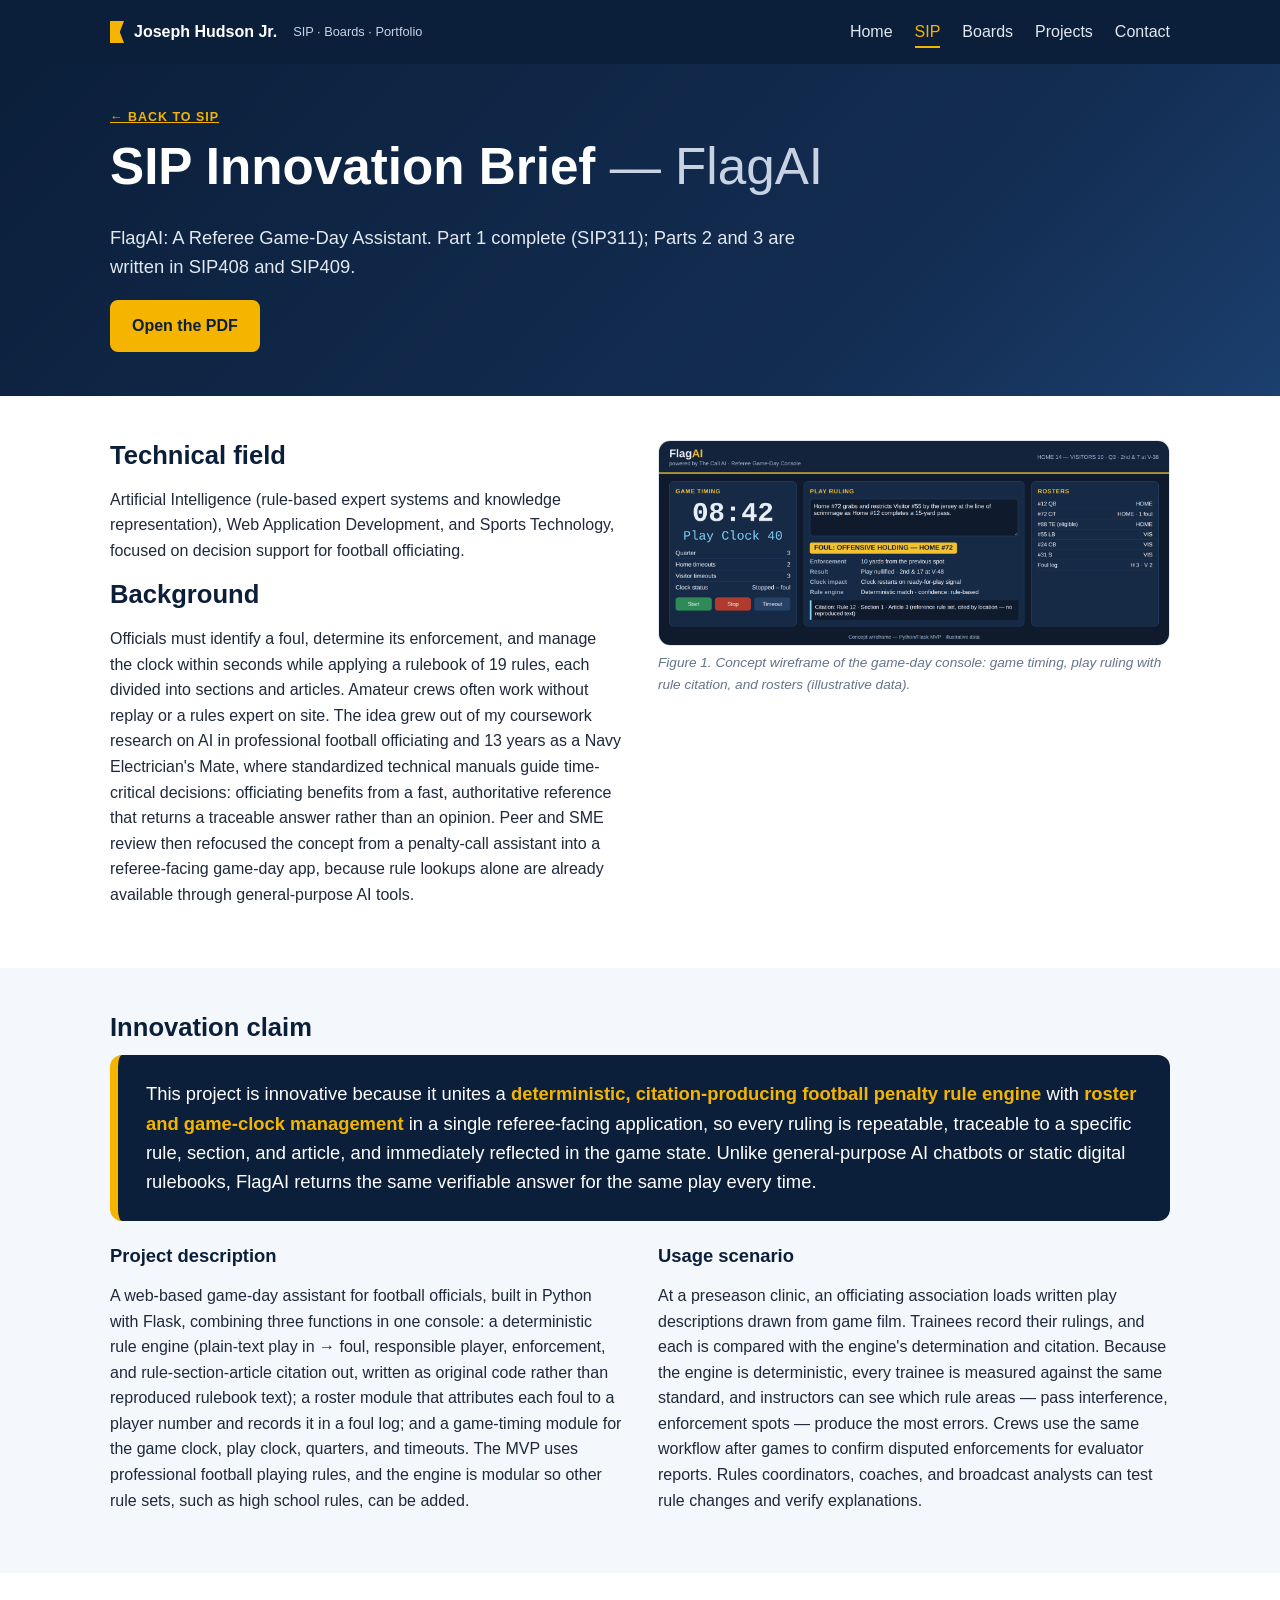
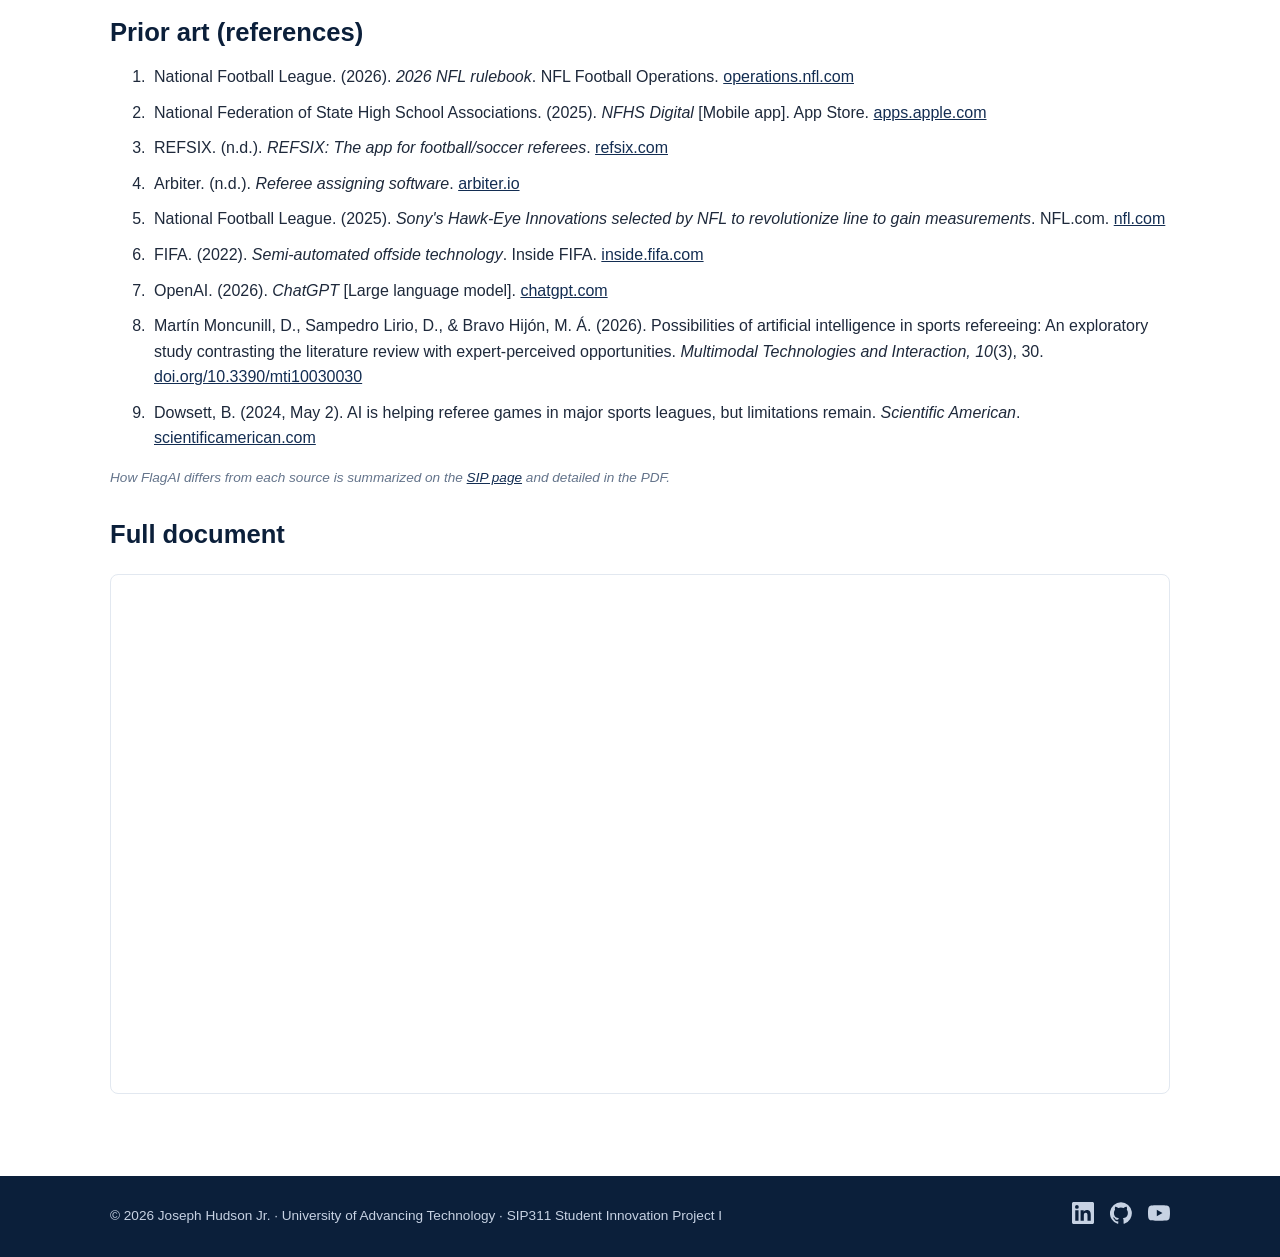
<file: sip-brief.html>
<!DOCTYPE html>
<html lang="en">
<head>
<meta charset="utf-8">
<meta name="viewport" content="width=device-width, initial-scale=1">
<title>SIP Brief · Joseph Hudson Jr.</title>
<meta name="description" content="SIP Brief placeholder for FlagAI.">
<link rel="stylesheet" href="style.css">
<link rel="icon" href="data:image/svg+xml,%3Csvg xmlns='http://www.w3.org/2000/svg' viewBox='0 0 32 32'%3E%3Crect width='32' height='32' rx='6' fill='%23F5B400'/%3E%3Cpath d='M9 6h4v20H9zM13 6h10l-3 5 3 5H13z' fill='%230B1F3A'/%3E%3C/svg%3E">
</head>
<body>
<header class="site-header">
  <div class="wrap">
    <a href="index.html" class="brand"><span class="flag"></span>Joseph Hudson Jr.<span class="brand-sub">SIP · Boards · Portfolio</span></a>
    <button class="menu-btn" aria-label="Menu" onclick="document.body.classList.toggle('nav-open')">☰</button>
    <nav class="nav"><a href="index.html" class="">Home</a><a href="sip.html" class="active">SIP</a><a href="boards.html" class="">Boards</a><a href="projects.html" class="">Projects</a><a href="contact.html" class="">Contact</a></nav>
  </div>
</header>
<main>

<section class="hero compact"><div class="wrap">
  <p class="eyebrow"><a href="sip.html">← Back to SIP</a></p>
  <h1>SIP Innovation Brief <span class="muted">— FlagAI</span></h1>
  <p class="lead">FlagAI: A Referee Game-Day Assistant. Part 1 complete (SIP311); Parts 2 and 3 are written in SIP408 and SIP409.</p>
  <div class="cta-row"><a class="btn" href="docs/Hudson_SIP_Innovation_Brief.pdf" target="_blank">Open the PDF</a></div>
</div></section>

<section class="wrap section">
  <div class="two-col">
    <div>
      <h2>Technical field</h2>
      <p>Artificial Intelligence (rule-based expert systems and knowledge representation), Web Application Development, and Sports Technology, focused on decision support for football officiating.</p>
      <h2>Background</h2>
      <p>Officials must identify a foul, determine its enforcement, and manage the clock within seconds while applying a rulebook of 19 rules, each divided into sections and articles. Amateur crews often work without replay or a rules expert on site. The idea grew out of my coursework research on AI in professional football officiating and 13 years as a Navy Electrician's Mate, where standardized technical manuals guide time-critical decisions: officiating benefits from a fast, authoritative reference that returns a traceable answer rather than an opinion. Peer and SME review then refocused the concept from a penalty-call assistant into a referee-facing game-day app, because rule lookups alone are already available through general-purpose AI tools.</p>
    </div>
    <figure class="fig" style="margin:0"><a href="img/brief-wireframe.png" target="_blank"><img class="media" src="img/brief-wireframe.png" alt="Concept wireframe of the FlagAI referee game-day console"></a><figcaption class="caption">Figure 1. Concept wireframe of the game-day console: game timing, play ruling with rule citation, and rosters (illustrative data).</figcaption></figure>
  </div>
</section>

<section class="section alt"><div class="wrap">
  <h2>Innovation claim</h2>
  <blockquote class="claim">This project is innovative because it unites a <strong>deterministic, citation-producing football penalty rule engine</strong> with <strong>roster and game-clock management</strong> in a single referee-facing application, so every ruling is repeatable, traceable to a specific rule, section, and article, and immediately reflected in the game state. Unlike general-purpose AI chatbots or static digital rulebooks, FlagAI returns the same verifiable answer for the same play every time.</blockquote>
  <div class="two-col" style="margin-top:24px">
    <div>
      <h3>Project description</h3>
      <p>A web-based game-day assistant for football officials, built in Python with Flask, combining three functions in one console: a deterministic rule engine (plain-text play in → foul, responsible player, enforcement, and rule-section-article citation out, written as original code rather than reproduced rulebook text); a roster module that attributes each foul to a player number and records it in a foul log; and a game-timing module for the game clock, play clock, quarters, and timeouts. The MVP uses professional football playing rules, and the engine is modular so other rule sets, such as high school rules, can be added.</p>
    </div>
    <div>
      <h3>Usage scenario</h3>
      <p>At a preseason clinic, an officiating association loads written play descriptions drawn from game film. Trainees record their rulings, and each is compared with the engine's determination and citation. Because the engine is deterministic, every trainee is measured against the same standard, and instructors can see which rule areas — pass interference, enforcement spots — produce the most errors. Crews use the same workflow after games to confirm disputed enforcements for evaluator reports. Rules coordinators, coaches, and broadcast analysts can test rule changes and verify explanations.</p>
    </div>
  </div>
</div></section>

<section class="wrap section">
  <h2>Prior art (references)</h2>
  <ol class="refs">
    <li>National Football League. (2026). <i>2026 NFL rulebook</i>. NFL Football Operations. <a href="https://operations.nfl.com/the-rules/nfl-rulebook/" target="_blank" rel="noopener">operations.nfl.com</a></li>
    <li>National Federation of State High School Associations. (2025). <i>NFHS Digital</i> [Mobile app]. App Store. <a href="https://apps.apple.com/us/app/nfhs-digital/id6746011559" target="_blank" rel="noopener">apps.apple.com</a></li>
    <li>REFSIX. (n.d.). <i>REFSIX: The app for football/soccer referees</i>. <a href="https://refsix.com/" target="_blank" rel="noopener">refsix.com</a></li>
    <li>Arbiter. (n.d.). <i>Referee assigning software</i>. <a href="https://arbiter.io/referee-assigning-software/" target="_blank" rel="noopener">arbiter.io</a></li>
    <li>National Football League. (2025). <i>Sony's Hawk-Eye Innovations selected by NFL to revolutionize line to gain measurements</i>. NFL.com. <a href="https://www.nfl.com/news/sony-s-hawk-eye-innovations-selected-by-nfl-to-revolutionize-line-to-gain-measurements" target="_blank" rel="noopener">nfl.com</a></li>
    <li>FIFA. (2022). <i>Semi-automated offside technology</i>. Inside FIFA. <a href="https://inside.fifa.com/innovation/world-cup-2022/semi-automated-offside-technology" target="_blank" rel="noopener">inside.fifa.com</a></li>
    <li>OpenAI. (2026). <i>ChatGPT</i> [Large language model]. <a href="https://chatgpt.com/" target="_blank" rel="noopener">chatgpt.com</a></li>
    <li>Martín Moncunill, D., Sampedro Lirio, D., &amp; Bravo Hijón, M. Á. (2026). Possibilities of artificial intelligence in sports refereeing: An exploratory study contrasting the literature review with expert-perceived opportunities. <i>Multimodal Technologies and Interaction, 10</i>(3), 30. <a href="https://doi.org/10.3390/mti10030030" target="_blank" rel="noopener">doi.org/10.3390/mti10030030</a></li>
    <li>Dowsett, B. (2024, May 2). AI is helping referee games in major sports leagues, but limitations remain. <i>Scientific American</i>. <a href="https://www.scientificamerican.com/article/ai-is-helping-referee-games-in-major-sports-leagues-but-limitations-remain/" target="_blank" rel="noopener">scientificamerican.com</a></li>
  </ol>
  <p class="caption">How FlagAI differs from each source is summarized on the <a href="sip.html#prior-art">SIP page</a> and detailed in the PDF.</p>

  <h2 style="margin-top:30px">Full document</h2>
  <iframe class="pdf" src="docs/Hudson_SIP_Innovation_Brief.pdf" title="SIP Innovation Brief PDF"></iframe>
</section>

</main>
<footer class="site-footer">
  <div class="wrap">
    <div>© 2026 Joseph Hudson Jr. · University of Advancing Technology · SIP311 Student Innovation Project I</div>
    <div class="social">
      <a href="https://www.linkedin.com/in/joseph-hudson-7b067147/" aria-label="LinkedIn" title="LinkedIn"><svg viewBox="0 0 24 24"><path d="M20.45 20.45h-3.55v-5.57c0-1.33-.03-3.04-1.85-3.04-1.85 0-2.14 1.45-2.14 2.94v5.67H9.36V9h3.41v1.56h.05c.47-.9 1.63-1.85 3.36-1.85 3.6 0 4.27 2.37 4.27 5.45v6.29zM5.34 7.43a2.06 2.06 0 1 1 0-4.12 2.06 2.06 0 0 1 0 4.12zM7.12 20.45H3.56V9h3.56v11.45zM22.22 0H1.77C.79 0 0 .77 0 1.72v20.56C0 23.23.79 24 1.77 24h20.45c.98 0 1.78-.77 1.78-1.72V1.72C24 .77 23.2 0 22.22 0z"/></svg></a>
      <a href="https://github.com/TheBlackPanther616" aria-label="GitHub" title="GitHub"><svg viewBox="0 0 24 24"><path d="M12 .3a12 12 0 0 0-3.8 23.4c.6.1.8-.3.8-.6v-2c-3.3.7-4-1.6-4-1.6-.6-1.4-1.4-1.8-1.4-1.8-1.1-.7.1-.7.1-.7 1.2.1 1.8 1.2 1.8 1.2 1.1 1.8 2.8 1.3 3.5 1 .1-.8.4-1.3.8-1.6-2.7-.3-5.5-1.3-5.5-5.9 0-1.3.5-2.4 1.2-3.2-.1-.3-.5-1.5.1-3.2 0 0 1-.3 3.3 1.2a11.5 11.5 0 0 1 6 0c2.3-1.5 3.3-1.2 3.3-1.2.7 1.7.3 2.9.1 3.2.8.8 1.2 1.9 1.2 3.2 0 4.6-2.8 5.6-5.5 5.9.4.4.8 1.1.8 2.2v3.3c0 .3.2.7.8.6A12 12 0 0 0 12 .3"/></svg></a>
      <a href="https://www.youtube.com/@josephhudson1125" aria-label="YouTube" title="YouTube"><svg viewBox="0 0 24 24"><path d="M23.5 6.2a3 3 0 0 0-2.1-2.1C19.5 3.6 12 3.6 12 3.6s-7.5 0-9.4.5A3 3 0 0 0 .5 6.2C0 8.1 0 12 0 12s0 3.9.5 5.8a3 3 0 0 0 2.1 2.1c1.9.5 9.4.5 9.4.5s7.5 0 9.4-.5a3 3 0 0 0 2.1-2.1c.5-1.9.5-5.8.5-5.8s0-3.9-.5-5.8zM9.6 15.6V8.4l6.2 3.6-6.2 3.6z"/></svg></a>
    </div>
  </div>
</footer>
</body>
</html>
</file>
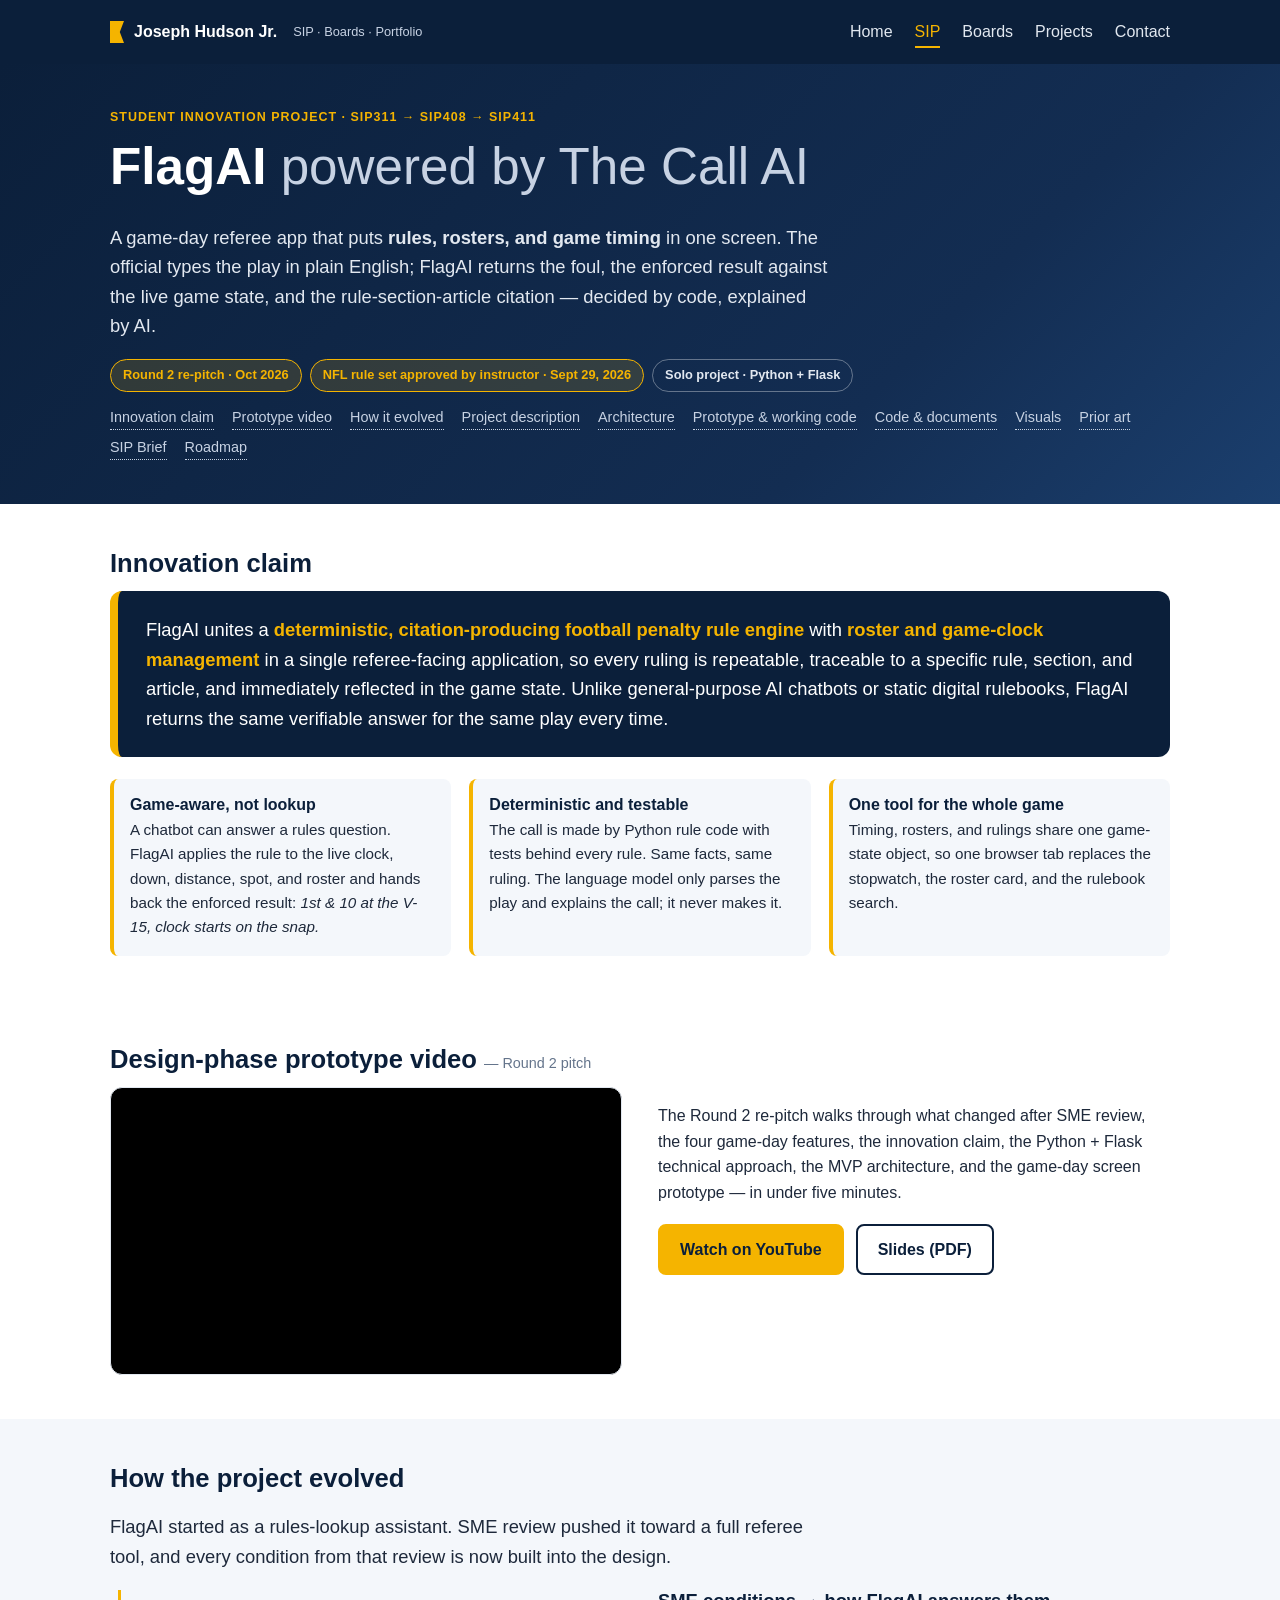
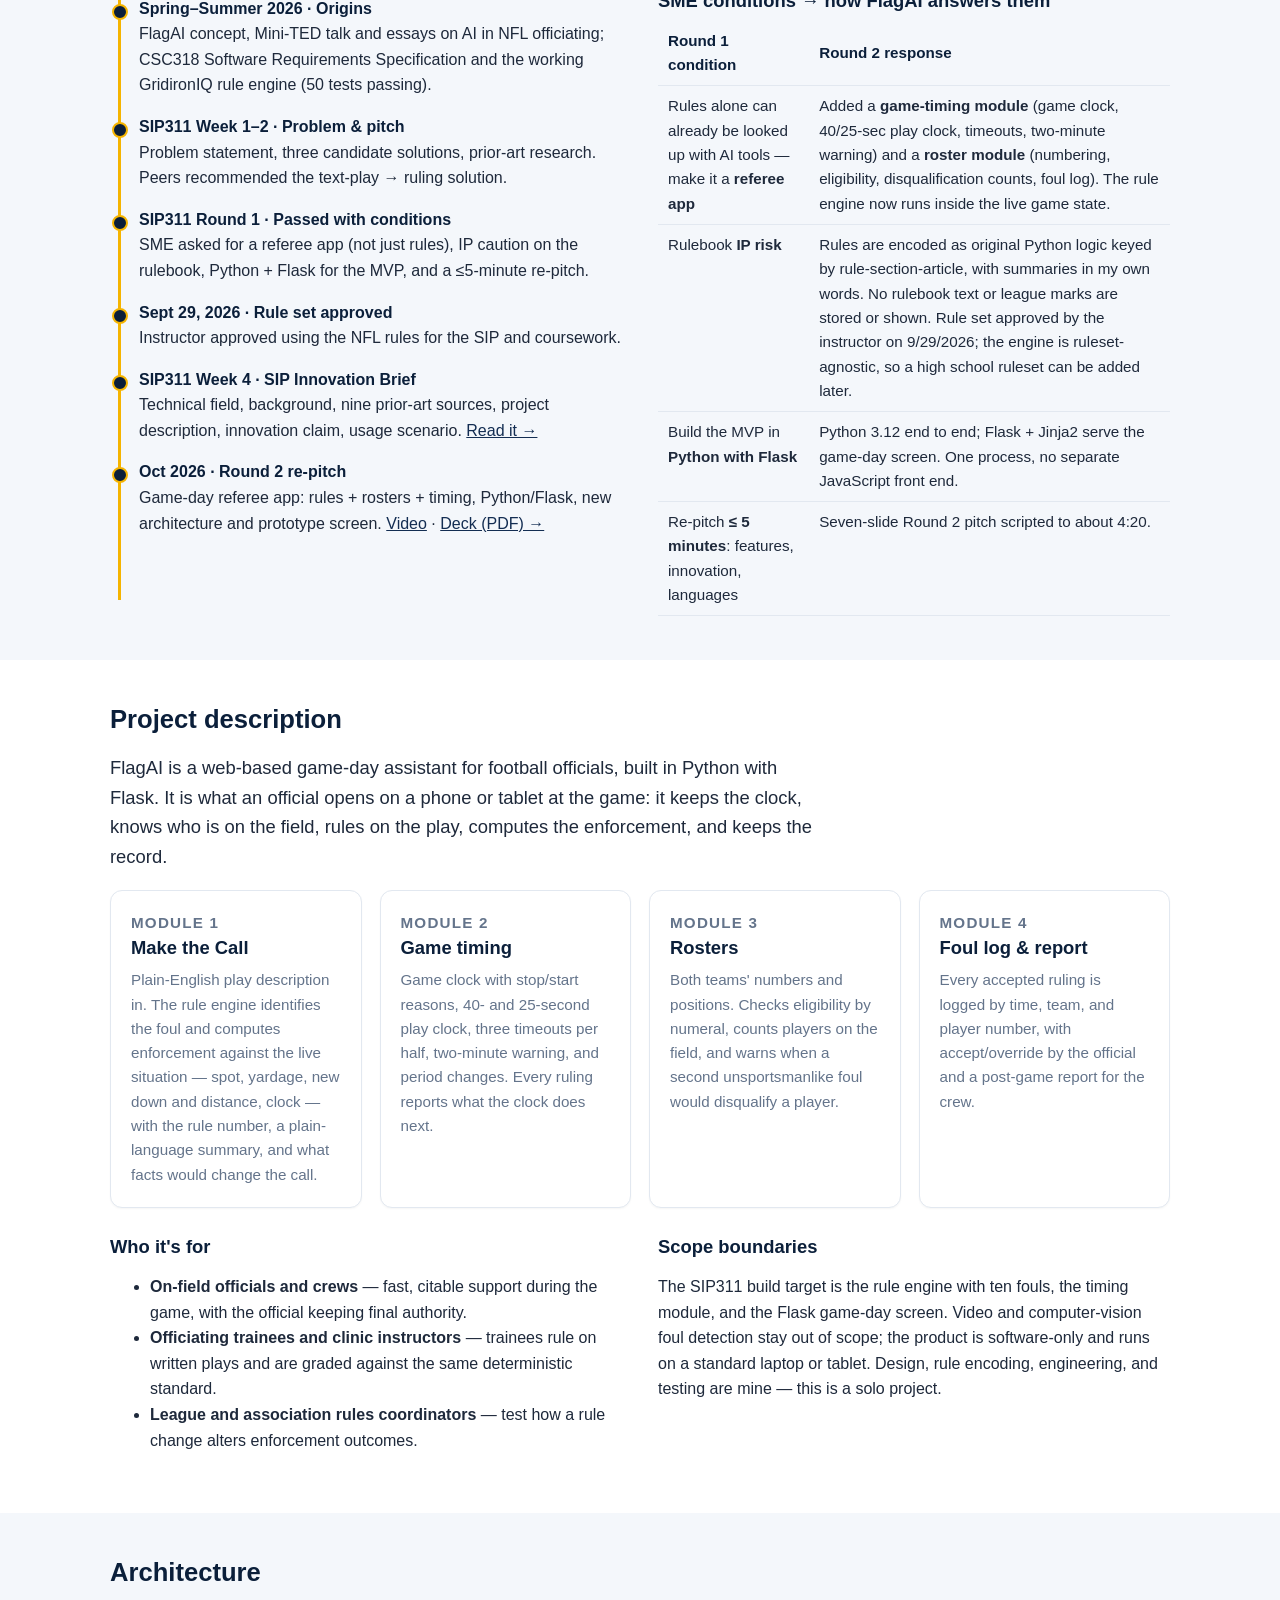
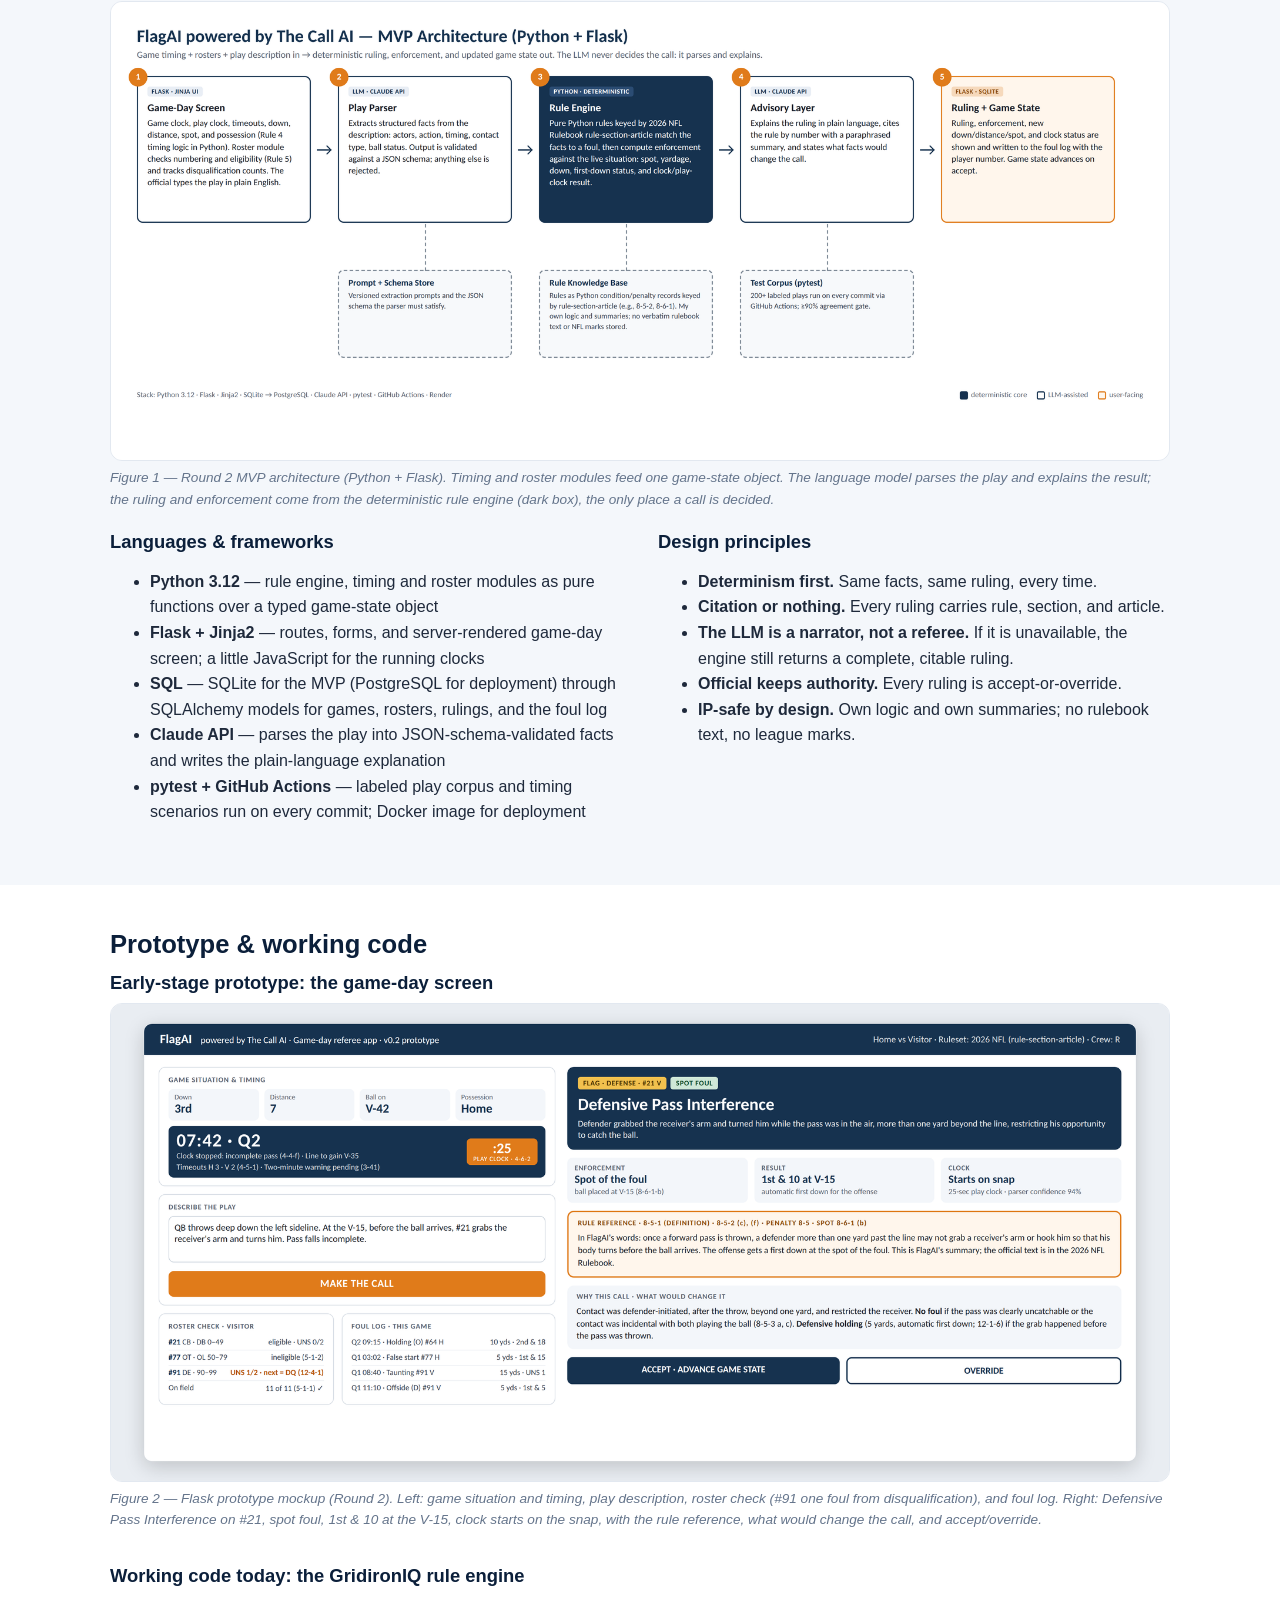
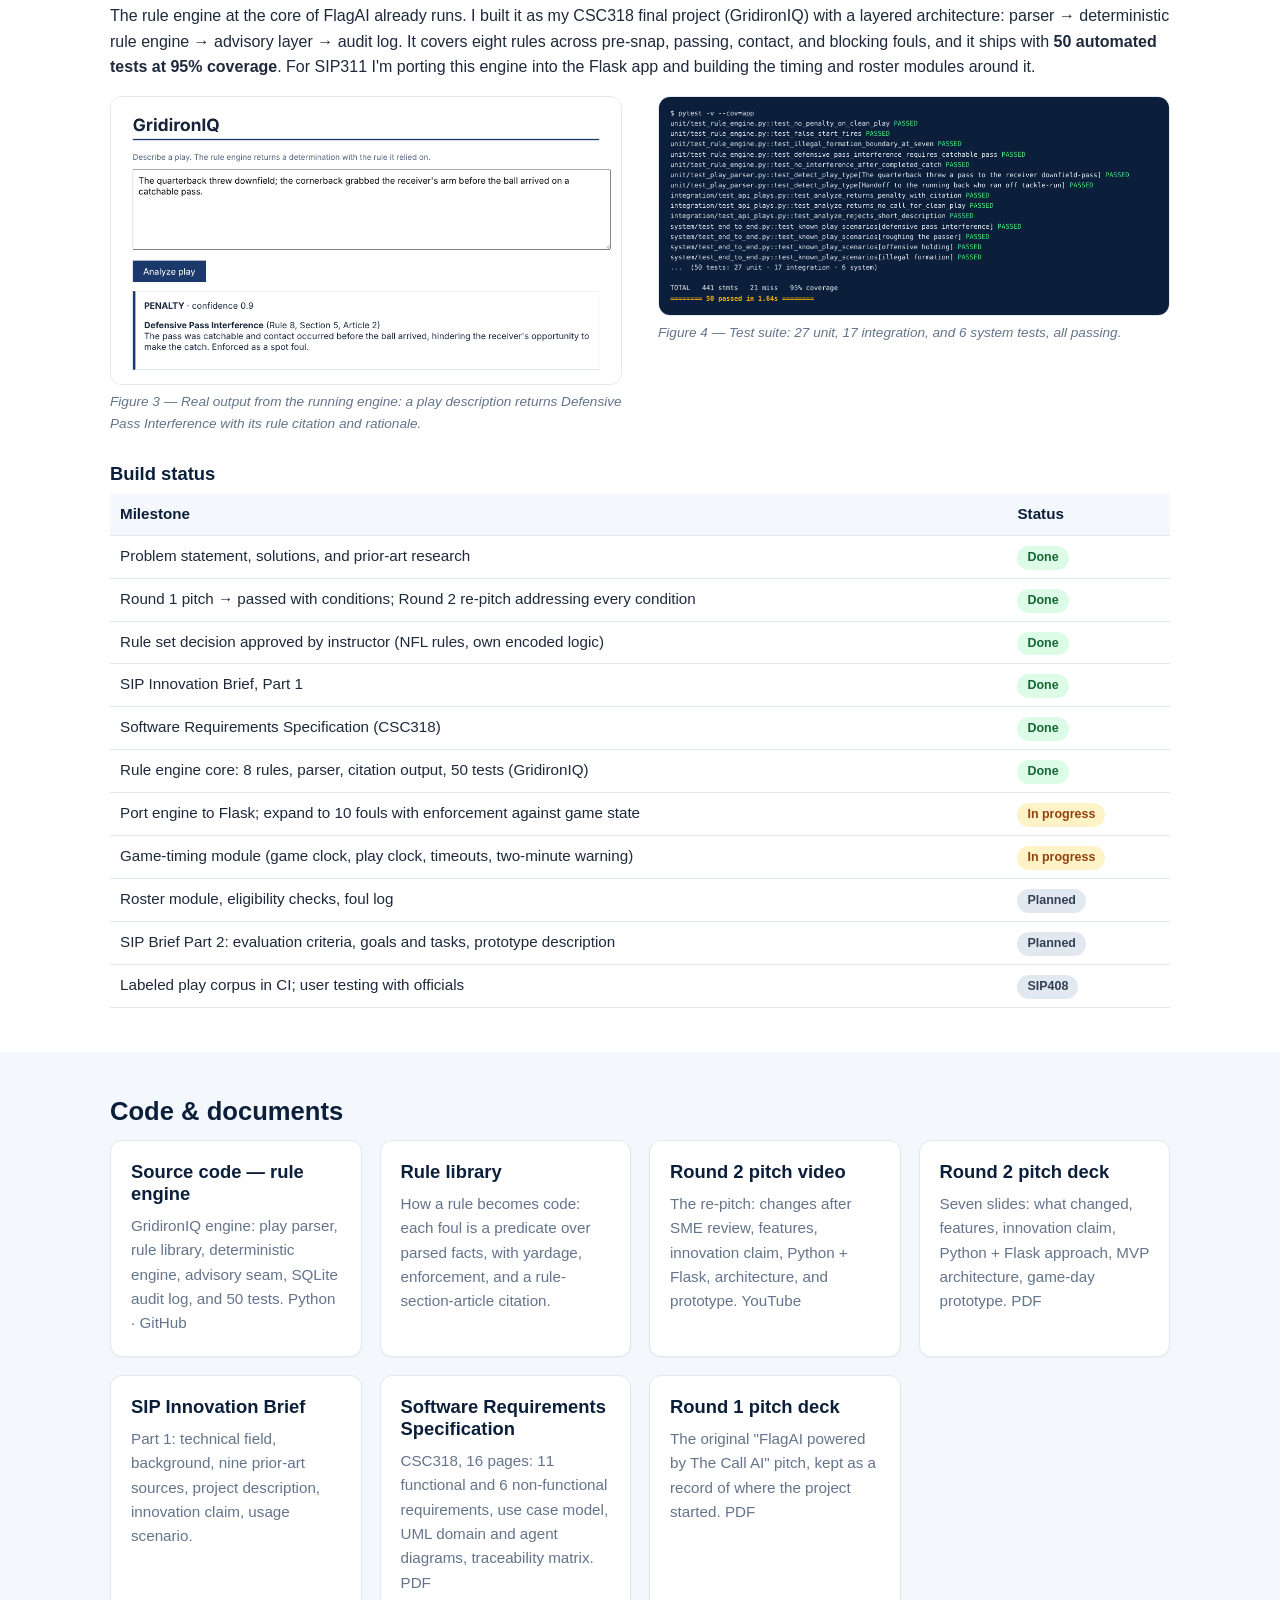
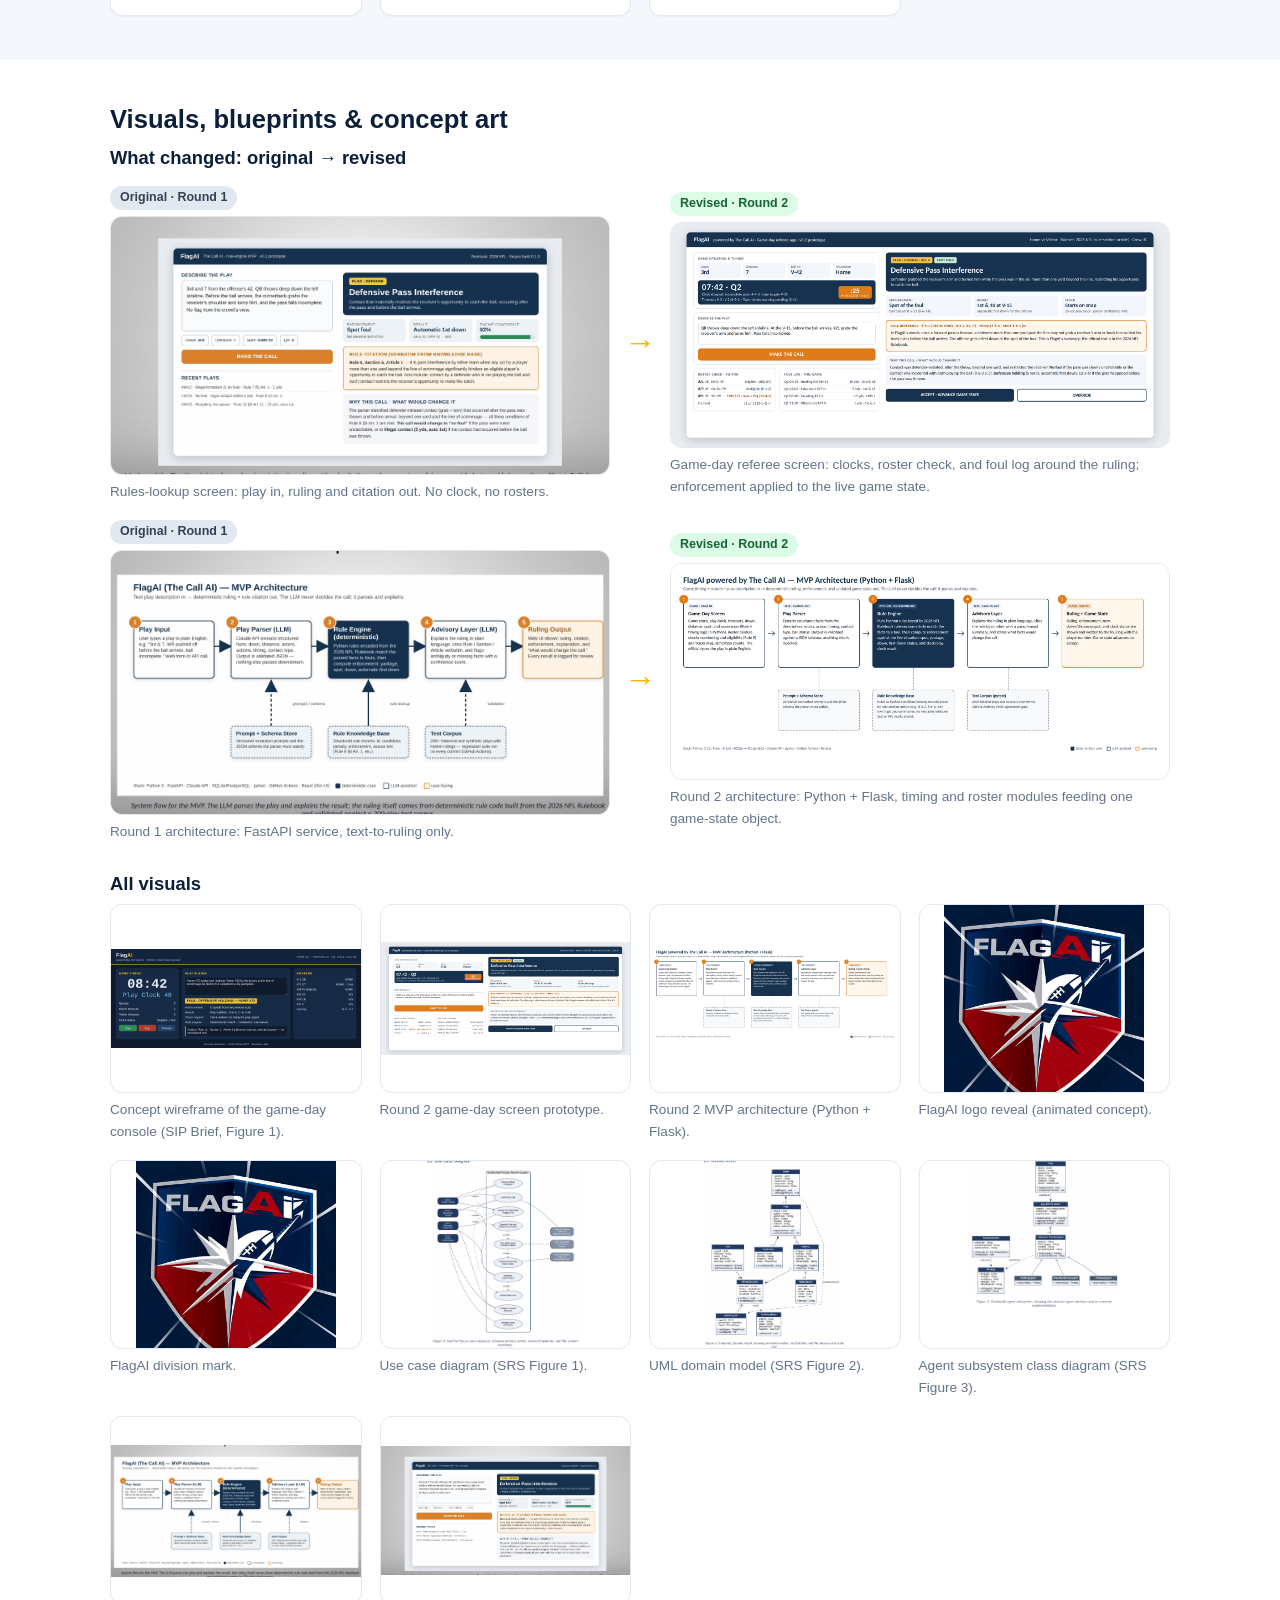
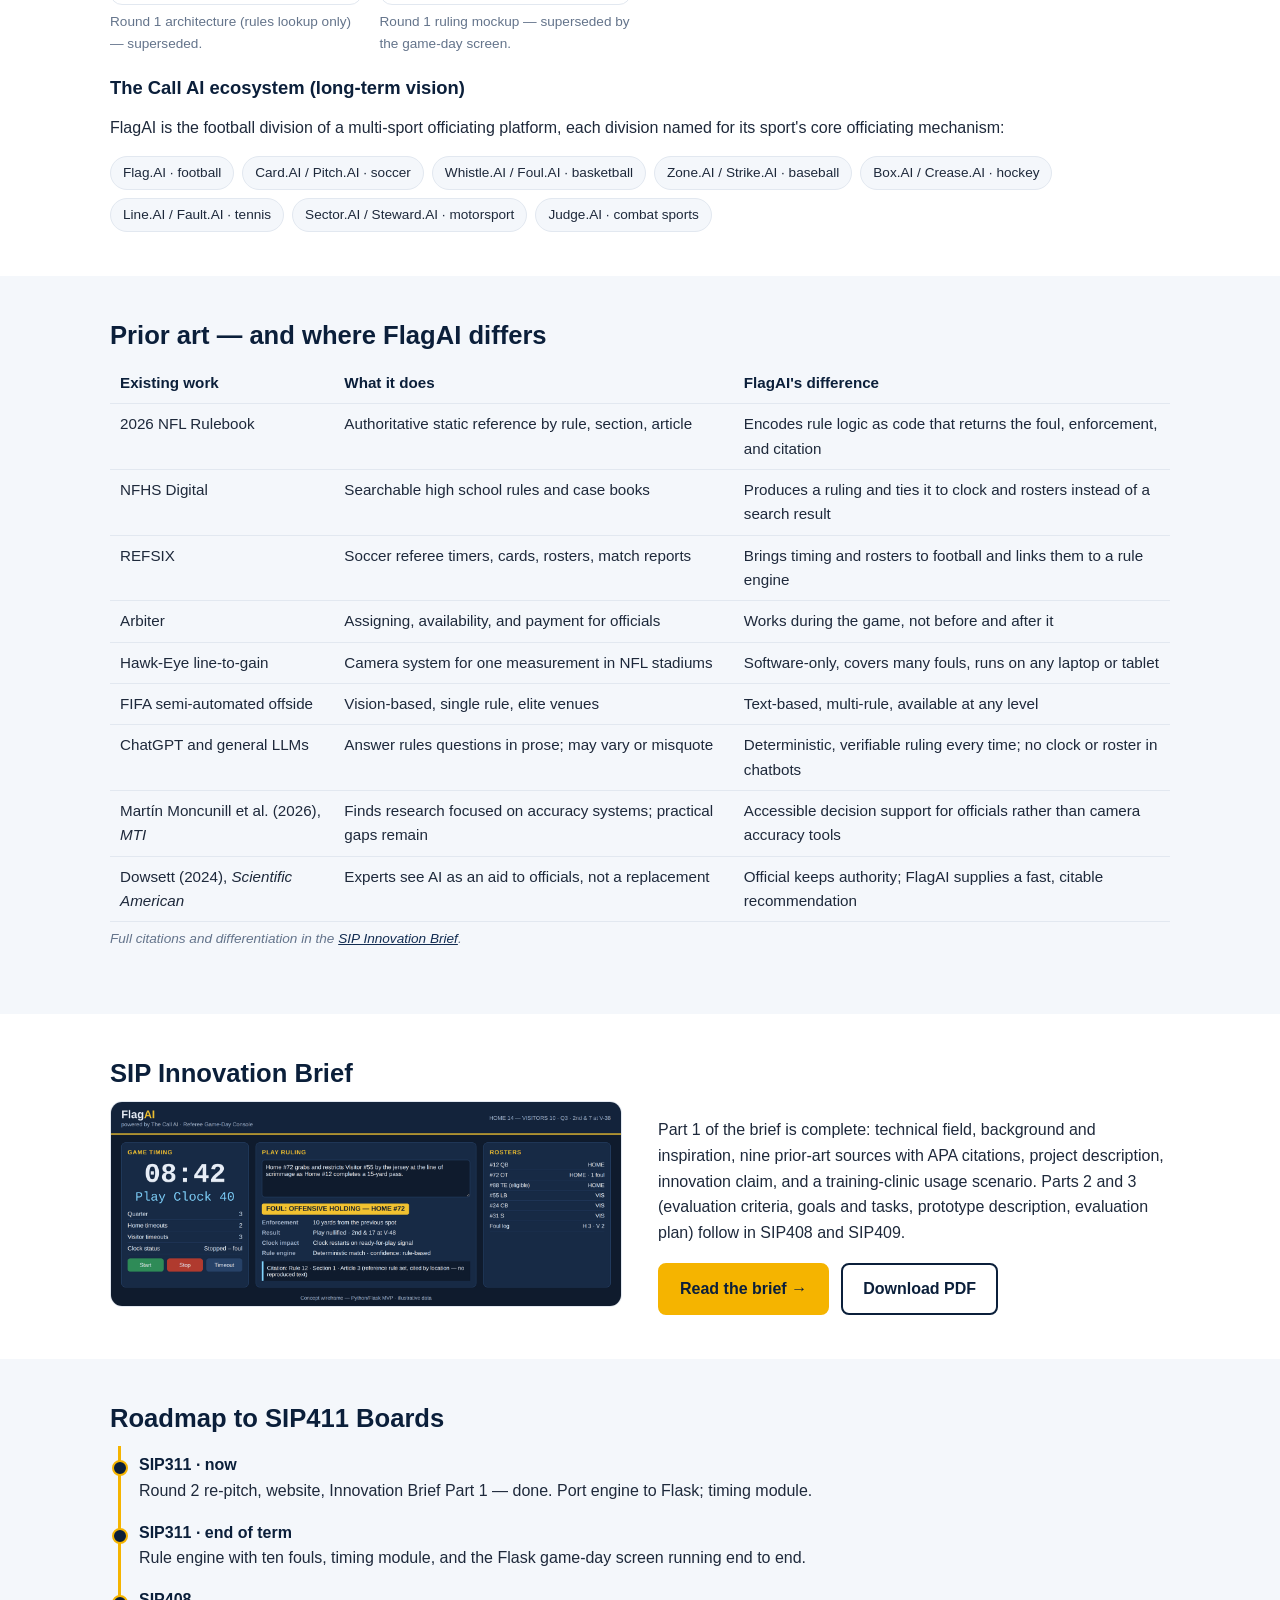
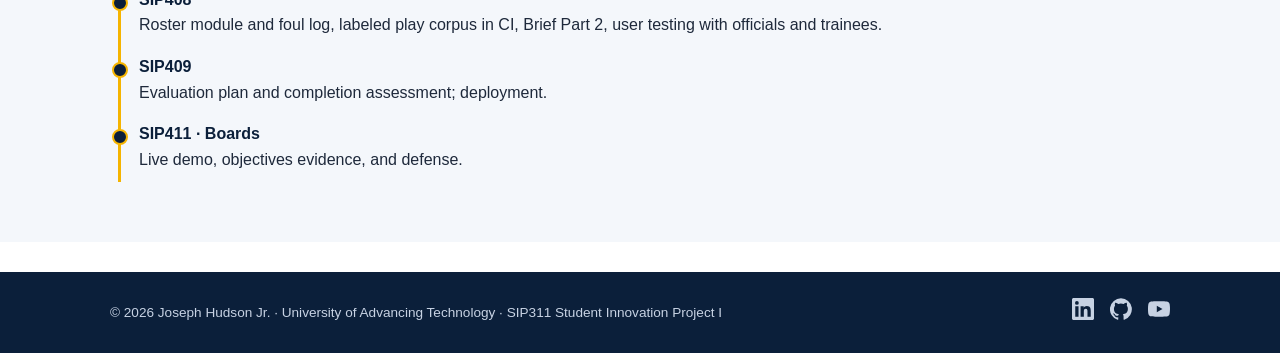
<file: sip.html>
<!DOCTYPE html>
<html lang="en">
<head>
<meta charset="utf-8">
<meta name="viewport" content="width=device-width, initial-scale=1">
<title>SIP — FlagAI · Joseph Hudson Jr.</title>
<meta name="description" content="FlagAI powered by The Call AI — Joseph Hudson Jr.'s Student Innovation Project: a deterministic NFL rule engine with an advisory LLM explanation layer.">
<link rel="stylesheet" href="style.css">
<link rel="icon" href="data:image/svg+xml,%3Csvg xmlns='http://www.w3.org/2000/svg' viewBox='0 0 32 32'%3E%3Crect width='32' height='32' rx='6' fill='%23F5B400'/%3E%3Cpath d='M9 6h4v20H9zM13 6h10l-3 5 3 5H13z' fill='%230B1F3A'/%3E%3C/svg%3E">
</head>
<body>
<header class="site-header">
  <div class="wrap">
    <a href="index.html" class="brand"><span class="flag"></span>Joseph Hudson Jr.<span class="brand-sub">SIP · Boards · Portfolio</span></a>
    <button class="menu-btn" aria-label="Menu" onclick="document.body.classList.toggle('nav-open')">☰</button>
    <nav class="nav"><a href="index.html" class="">Home</a><a href="sip.html" class="active">SIP</a><a href="boards.html" class="">Boards</a><a href="projects.html" class="">Projects</a><a href="contact.html" class="">Contact</a></nav>
  </div>
</header>
<main>

<section class="hero compact">
  <div class="wrap">
    <p class="eyebrow">Student Innovation Project · SIP311 → SIP408 → SIP411</p>
    <h1>FlagAI <span class="muted">powered by The Call AI</span></h1>
    <p class="lead">A game-day referee app that puts <strong>rules, rosters, and game timing</strong> in one screen. The official types the play in plain English; FlagAI returns the foul, the enforced result against the live game state, and the rule-section-article citation — decided by code, explained by AI.</p>
    <div class="badges">
      <span class="badge ok">Round 2 re-pitch · Oct 2026</span>
      <span class="badge ok">NFL rule set approved by instructor · Sept 29, 2026</span>
      <span class="badge">Solo project · Python + Flask</span>
    </div>
    <nav class="subnav">
      <a href="#claim">Innovation claim</a><a href="#pitch">Prototype video</a><a href="#evolution">How it evolved</a><a href="#description">Project description</a><a href="#architecture">Architecture</a><a href="#prototype">Prototype &amp; working code</a><a href="#code">Code &amp; documents</a><a href="#visuals">Visuals</a><a href="#prior-art">Prior art</a><a href="#brief">SIP Brief</a><a href="#roadmap">Roadmap</a>
    </nav>
  </div>
</section>

<section class="wrap section" id="claim">
  <h2>Innovation claim</h2>
  <blockquote class="claim">FlagAI unites a <strong>deterministic, citation-producing football penalty rule engine</strong> with <strong>roster and game-clock management</strong> in a single referee-facing application, so every ruling is repeatable, traceable to a specific rule, section, and article, and immediately reflected in the game state. Unlike general-purpose AI chatbots or static digital rulebooks, FlagAI returns the same verifiable answer for the same play every time.</blockquote>
  <div class="three-col">
    <div class="pill-card"><h4>Game-aware, not lookup</h4><p>A chatbot can answer a rules question. FlagAI applies the rule to the live clock, down, distance, spot, and roster and hands back the enforced result: <em>1st &amp; 10 at the V-15, clock starts on the snap.</em></p></div>
    <div class="pill-card"><h4>Deterministic and testable</h4><p>The call is made by Python rule code with tests behind every rule. Same facts, same ruling. The language model only parses the play and explains the call; it never makes it.</p></div>
    <div class="pill-card"><h4>One tool for the whole game</h4><p>Timing, rosters, and rulings share one game-state object, so one browser tab replaces the stopwatch, the roster card, and the rulebook search.</p></div>
  </div>
</section>

<section class="wrap section" id="pitch">
  <h2>Design-phase prototype video <span class="muted small">— Round 2 pitch</span></h2>
  <div class="two-col">
    <div class="video-frame"><iframe src="https://www.youtube-nocookie.com/embed/8d_FK1z27tc" title="FlagAI powered by The Call AI — SIP311 Round 2 re-pitch" loading="lazy" allow="accelerometer; clipboard-write; encrypted-media; gyroscope; picture-in-picture" allowfullscreen></iframe></div>
    <div>
      <p>The Round 2 re-pitch walks through what changed after SME review, the four game-day features, the innovation claim, the Python + Flask technical approach, the MVP architecture, and the game-day screen prototype — in under five minutes.</p>
      <div class="cta-row"><a class="btn" href="https://youtu.be/8d_FK1z27tc" target="_blank" rel="noopener">Watch on YouTube</a><a class="btn ghost" href="docs/Hudson_SIP311_Pitch_Round2.pdf" target="_blank">Slides (PDF)</a></div>
    </div>
  </div>
</section>

<section class="section alt" id="evolution">
  <div class="wrap">
    <h2>How the project evolved</h2>
    <p class="lead">FlagAI started as a rules-lookup assistant. SME review pushed it toward a full referee tool, and every condition from that review is now built into the design.</p>
    <div class="two-col">
      <ol class="timeline">
        <li><b>Spring–Summer 2026 · Origins</b> FlagAI concept, Mini-TED talk and essays on AI in NFL officiating; CSC318 Software Requirements Specification and the working GridironIQ rule engine (50 tests passing).</li>
        <li><b>SIP311 Week 1–2 · Problem &amp; pitch</b> Problem statement, three candidate solutions, prior-art research. Peers recommended the text-play → ruling solution.</li>
        <li><b>SIP311 Round 1 · Passed with conditions</b> SME asked for a referee app (not just rules), IP caution on the rulebook, Python + Flask for the MVP, and a ≤5-minute re-pitch.</li>
        <li><b>Sept 29, 2026 · Rule set approved</b> Instructor approved using the NFL rules for the SIP and coursework.</li>
        <li><b>SIP311 Week 4 · SIP Innovation Brief</b> Technical field, background, nine prior-art sources, project description, innovation claim, usage scenario. <a href="sip-brief.html">Read it →</a></li>
        <li><b>Oct 2026 · Round 2 re-pitch</b> Game-day referee app: rules + rosters + timing, Python/Flask, new architecture and prototype screen. <a href="#pitch">Video</a> · <a href="docs/Hudson_SIP311_Pitch_Round2.pdf" target="_blank">Deck (PDF) →</a></li>
      </ol>
      <div>
        <h3>SME conditions → how FlagAI answers them</h3>
        <table class="status">
          <tr><th>Round 1 condition</th><th>Round 2 response</th></tr>
          <tr><td>Rules alone can already be looked up with AI tools — make it a <b>referee app</b></td><td>Added a <b>game-timing module</b> (game clock, 40/25-sec play clock, timeouts, two-minute warning) and a <b>roster module</b> (numbering, eligibility, disqualification counts, foul log). The rule engine now runs inside the live game state.</td></tr>
          <tr><td>Rulebook <b>IP risk</b></td><td>Rules are encoded as original Python logic keyed by rule-section-article, with summaries in my own words. No rulebook text or league marks are stored or shown. Rule set approved by the instructor on 9/29/2026; the engine is ruleset-agnostic, so a high school ruleset can be added later.</td></tr>
          <tr><td>Build the MVP in <b>Python with Flask</b></td><td>Python 3.12 end to end; Flask + Jinja2 serve the game-day screen. One process, no separate JavaScript front end.</td></tr>
          <tr><td>Re-pitch <b>≤ 5 minutes</b>: features, innovation, languages</td><td>Seven-slide Round 2 pitch scripted to about 4:20.</td></tr>
        </table>
      </div>
    </div>
  </div>
</section>

<section class="wrap section" id="description">
  <h2>Project description</h2>
  <p class="lead">FlagAI is a web-based game-day assistant for football officials, built in Python with Flask. It is what an official opens on a phone or tablet at the game: it keeps the clock, knows who is on the field, rules on the play, computes the enforcement, and keeps the record.</p>
  <div class="cards feature-cards">
    <div class="card"><p class="eyebrow">Module 1</p><h3>Make the Call</h3><p>Plain-English play description in. The rule engine identifies the foul and computes enforcement against the live situation — spot, yardage, new down and distance, clock — with the rule number, a plain-language summary, and what facts would change the call.</p></div>
    <div class="card"><p class="eyebrow">Module 2</p><h3>Game timing</h3><p>Game clock with stop/start reasons, 40- and 25-second play clock, three timeouts per half, two-minute warning, and period changes. Every ruling reports what the clock does next.</p></div>
    <div class="card"><p class="eyebrow">Module 3</p><h3>Rosters</h3><p>Both teams' numbers and positions. Checks eligibility by numeral, counts players on the field, and warns when a second unsportsmanlike foul would disqualify a player.</p></div>
    <div class="card"><p class="eyebrow">Module 4</p><h3>Foul log &amp; report</h3><p>Every accepted ruling is logged by time, team, and player number, with accept/override by the official and a post-game report for the crew.</p></div>
  </div>
  <div class="two-col" style="margin-top:28px">
    <div>
      <h3>Who it's for</h3>
      <ul>
        <li><b>On-field officials and crews</b> — fast, citable support during the game, with the official keeping final authority.</li>
        <li><b>Officiating trainees and clinic instructors</b> — trainees rule on written plays and are graded against the same deterministic standard.</li>
        <li><b>League and association rules coordinators</b> — test how a rule change alters enforcement outcomes.</li>
      </ul>
    </div>
    <div>
      <h3>Scope boundaries</h3>
      <p>The SIP311 build target is the rule engine with ten fouls, the timing module, and the Flask game-day screen. Video and computer-vision foul detection stay out of scope; the product is software-only and runs on a standard laptop or tablet. Design, rule encoding, engineering, and testing are mine — this is a solo project.</p>
    </div>
  </div>
</section>

<section class="section alt" id="architecture">
  <div class="wrap">
    <h2>Architecture</h2>
    <a href="img/r2-architecture.png" target="_blank"><img class="media" src="img/r2-architecture.png" alt="FlagAI MVP architecture: game-day screen, play parser, deterministic rule engine, advisory layer, and ruling plus game state, backed by a prompt store, rule knowledge base, and test corpus"></a>
    <p class="caption">Figure 1 — Round 2 MVP architecture (Python + Flask). Timing and roster modules feed one game-state object. The language model parses the play and explains the result; the ruling and enforcement come from the deterministic rule engine (dark box), the only place a call is decided.</p>
    <div class="two-col">
      <div>
        <h3>Languages &amp; frameworks</h3>
        <ul>
          <li><b>Python 3.12</b> — rule engine, timing and roster modules as pure functions over a typed game-state object</li>
          <li><b>Flask + Jinja2</b> — routes, forms, and server-rendered game-day screen; a little JavaScript for the running clocks</li>
          <li><b>SQL</b> — SQLite for the MVP (PostgreSQL for deployment) through SQLAlchemy models for games, rosters, rulings, and the foul log</li>
          <li><b>Claude API</b> — parses the play into JSON-schema-validated facts and writes the plain-language explanation</li>
          <li><b>pytest + GitHub Actions</b> — labeled play corpus and timing scenarios run on every commit; Docker image for deployment</li>
        </ul>
      </div>
      <div>
        <h3>Design principles</h3>
        <ul>
          <li><b>Determinism first.</b> Same facts, same ruling, every time.</li>
          <li><b>Citation or nothing.</b> Every ruling carries rule, section, and article.</li>
          <li><b>The LLM is a narrator, not a referee.</b> If it is unavailable, the engine still returns a complete, citable ruling.</li>
          <li><b>Official keeps authority.</b> Every ruling is accept-or-override.</li>
          <li><b>IP-safe by design.</b> Own logic and own summaries; no rulebook text, no league marks.</li>
        </ul>
      </div>
    </div>
  </div>
</section>

<section class="wrap section" id="prototype">
  <h2>Prototype &amp; working code</h2>
  <h3>Early-stage prototype: the game-day screen</h3>
  <a href="img/r2-gameday-screen.png" target="_blank"><img class="media" src="img/r2-gameday-screen.png" alt="FlagAI game-day screen prototype: game clock 7:42 Q2, play clock, 3rd and 7 at V-42, roster check, foul log, and a Defensive Pass Interference ruling with enforcement, rule reference and accept/override buttons"></a>
  <p class="caption">Figure 2 — Flask prototype mockup (Round 2). Left: game situation and timing, play description, roster check (#91 one foul from disqualification), and foul log. Right: Defensive Pass Interference on #21, spot foul, 1st &amp; 10 at the V-15, clock starts on the snap, with the rule reference, what would change the call, and accept/override.</p>

  <h3 style="margin-top:34px">Working code today: the GridironIQ rule engine</h3>
  <p>The rule engine at the core of FlagAI already runs. I built it as my CSC318 final project (GridironIQ) with a layered architecture: parser → deterministic rule engine → advisory layer → audit log. It covers eight rules across pre-snap, passing, contact, and blocking fouls, and it ships with <b>50 automated tests at 95% coverage</b>. For SIP311 I'm porting this engine into the Flask app and building the timing and roster modules around it.</p>
  <div class="two-col">
    <figure class="fig"><a href="img/gridironiq-ruling.png" target="_blank"><img class="media" src="img/gridironiq-ruling.png" alt="GridironIQ app screenshot returning Defensive Pass Interference, Rule 8 Section 5 Article 2, for a play description"></a><figcaption>Figure 3 — Real output from the running engine: a play description returns Defensive Pass Interference with its rule citation and rationale.</figcaption></figure>
    <figure class="fig"><a href="img/gridironiq-tests.png" target="_blank"><img class="media" src="img/gridironiq-tests.png" alt="pytest output: 50 passed, 95 percent coverage"></a><figcaption>Figure 4 — Test suite: 27 unit, 17 integration, and 6 system tests, all passing.</figcaption></figure>
  </div>

  <h3 style="margin-top:28px">Build status</h3>
  <table class="status">
    <tr><th>Milestone</th><th>Status</th></tr>
    <tr><td>Problem statement, solutions, and prior-art research</td><td><span class="tag done">Done</span></td></tr>
    <tr><td>Round 1 pitch → passed with conditions; Round 2 re-pitch addressing every condition</td><td><span class="tag done">Done</span></td></tr>
    <tr><td>Rule set decision approved by instructor (NFL rules, own encoded logic)</td><td><span class="tag done">Done</span></td></tr>
    <tr><td>SIP Innovation Brief, Part 1</td><td><span class="tag done">Done</span></td></tr>
    <tr><td>Software Requirements Specification (CSC318)</td><td><span class="tag done">Done</span></td></tr>
    <tr><td>Rule engine core: 8 rules, parser, citation output, 50 tests (GridironIQ)</td><td><span class="tag done">Done</span></td></tr>
    <tr><td>Port engine to Flask; expand to 10 fouls with enforcement against game state</td><td><span class="tag wip">In progress</span></td></tr>
    <tr><td>Game-timing module (game clock, play clock, timeouts, two-minute warning)</td><td><span class="tag wip">In progress</span></td></tr>
    <tr><td>Roster module, eligibility checks, foul log</td><td><span class="tag todo">Planned</span></td></tr>
    <tr><td>SIP Brief Part 2: evaluation criteria, goals and tasks, prototype description</td><td><span class="tag todo">Planned</span></td></tr>
    <tr><td>Labeled play corpus in CI; user testing with officials</td><td><span class="tag todo">SIP408</span></td></tr>
  </table>
</section>

<section class="section alt" id="code">
  <div class="wrap">
    <h2>Code &amp; documents</h2>
    <div class="cards">
      <a class="card" href="https://github.com/TheBlackPanther616/Hudson_SIP_Website_/tree/main/code/gridironiq" target="_blank" rel="noopener"><h3>Source code — rule engine</h3><p>GridironIQ engine: play parser, rule library, deterministic engine, advisory seam, SQLite audit log, and 50 tests. <span class="muted">Python · GitHub</span></p></a>
      <a class="card" href="https://github.com/TheBlackPanther616/Hudson_SIP_Website_/blob/main/code/gridironiq/app/services/rule_library.py" target="_blank" rel="noopener"><h3>Rule library</h3><p>How a rule becomes code: each foul is a predicate over parsed facts, with yardage, enforcement, and a rule-section-article citation.</p></a>
      <a class="card" href="https://youtu.be/8d_FK1z27tc" target="_blank" rel="noopener"><h3>Round 2 pitch video</h3><p>The re-pitch: changes after SME review, features, innovation claim, Python + Flask, architecture, and prototype. <span class="muted">YouTube</span></p></a>
      <a class="card" href="docs/Hudson_SIP311_Pitch_Round2.pdf" target="_blank"><h3>Round 2 pitch deck</h3><p>Seven slides: what changed, features, innovation claim, Python + Flask approach, MVP architecture, game-day prototype. <span class="muted">PDF</span></p></a>
      <a class="card" href="sip-brief.html"><h3>SIP Innovation Brief</h3><p>Part 1: technical field, background, nine prior-art sources, project description, innovation claim, usage scenario.</p></a>
      <a class="card" href="docs/Hudson_Module13_FinalProject_SRS.pdf" target="_blank"><h3>Software Requirements Specification</h3><p>CSC318, 16 pages: 11 functional and 6 non-functional requirements, use case model, UML domain and agent diagrams, traceability matrix. <span class="muted">PDF</span></p></a>
      <a class="card" href="docs/Hudson_SIP311_Pitch.pdf" target="_blank"><h3>Round 1 pitch deck</h3><p>The original "FlagAI powered by The Call AI" pitch, kept as a record of where the project started. <span class="muted">PDF</span></p></a>
    </div>
  </div>
</section>

<section class="wrap section" id="visuals">
  <h2>Visuals, blueprints &amp; concept art</h2>
  <h3>What changed: original → revised</h3>
  <div class="compare">
    <figure><span class="tag todo">Original · Round 1</span><a href="img/mockup-ruling.png" target="_blank"><img class="media" src="img/mockup-ruling.png" alt="Round 1 ruling interface mockup"></a><figcaption>Rules-lookup screen: play in, ruling and citation out. No clock, no rosters.</figcaption></figure>
    <div class="arrow" aria-hidden="true">→</div>
    <figure><span class="tag done">Revised · Round 2</span><a href="img/r2-gameday-screen.png" target="_blank"><img class="media" src="img/r2-gameday-screen.png" alt="Round 2 game-day screen"></a><figcaption>Game-day referee screen: clocks, roster check, and foul log around the ruling; enforcement applied to the live game state.</figcaption></figure>
    <figure><span class="tag todo">Original · Round 1</span><a href="img/mvp-architecture.png" target="_blank"><img class="media" src="img/mvp-architecture.png" alt="Round 1 architecture"></a><figcaption>Round 1 architecture: FastAPI service, text-to-ruling only.</figcaption></figure>
    <div class="arrow" aria-hidden="true">→</div>
    <figure><span class="tag done">Revised · Round 2</span><a href="img/r2-architecture.png" target="_blank"><img class="media" src="img/r2-architecture.png" alt="Round 2 architecture"></a><figcaption>Round 2 architecture: Python + Flask, timing and roster modules feeding one game-state object.</figcaption></figure>
  </div>
  <h3 style="margin-top:30px">All visuals</h3>
  <div class="gallery">
    <figure><a href="img/brief-wireframe.png" target="_blank"><img class="media" src="img/brief-wireframe.png" alt="Concept wireframe of the FlagAI referee game-day console"></a><figcaption>Concept wireframe of the game-day console (SIP Brief, Figure 1).</figcaption></figure>
    <figure><a href="img/r2-gameday-screen.png" target="_blank"><img class="media" src="img/r2-gameday-screen.png" alt="Round 2 game-day screen prototype"></a><figcaption>Round 2 game-day screen prototype.</figcaption></figure>
    <figure><a href="img/r2-architecture.png" target="_blank"><img class="media" src="img/r2-architecture.png" alt="Round 2 MVP architecture"></a><figcaption>Round 2 MVP architecture (Python + Flask).</figcaption></figure>
    <figure><video class="media" src="img/flagai-logo-reveal.mp4" autoplay muted loop playsinline poster="img/flagai-logo.png"></video><figcaption>FlagAI logo reveal (animated concept).</figcaption></figure>
    <figure><img class="media" src="img/flagai-logo.png" alt="FlagAI shield logo"><figcaption>FlagAI division mark.</figcaption></figure>
    <figure><a href="img/uml-usecase.png" target="_blank"><img class="media" src="img/uml-usecase.png" alt="Use case diagram"></a><figcaption>Use case diagram (SRS Figure 1).</figcaption></figure>
    <figure><a href="img/uml-domain.png" target="_blank"><img class="media" src="img/uml-domain.png" alt="UML domain model"></a><figcaption>UML domain model (SRS Figure 2).</figcaption></figure>
    <figure><a href="img/uml-agents.png" target="_blank"><img class="media" src="img/uml-agents.png" alt="Agent subsystem class diagram"></a><figcaption>Agent subsystem class diagram (SRS Figure 3).</figcaption></figure>
    <figure><a href="img/mvp-architecture.png" target="_blank"><img class="media" src="img/mvp-architecture.png" alt="Round 1 MVP architecture"></a><figcaption>Round 1 architecture (rules lookup only) — superseded.</figcaption></figure>
    <figure><a href="img/mockup-ruling.png" target="_blank"><img class="media" src="img/mockup-ruling.png" alt="Round 1 ruling interface mockup"></a><figcaption>Round 1 ruling mockup — superseded by the game-day screen.</figcaption></figure>
  </div>
  <h3>The Call AI ecosystem (long-term vision)</h3>
  <p>FlagAI is the football division of a multi-sport officiating platform, each division named for its sport's core officiating mechanism:</p>
  <div class="chips"><span>Flag.AI · football</span><span>Card.AI / Pitch.AI · soccer</span><span>Whistle.AI / Foul.AI · basketball</span><span>Zone.AI / Strike.AI · baseball</span><span>Box.AI / Crease.AI · hockey</span><span>Line.AI / Fault.AI · tennis</span><span>Sector.AI / Steward.AI · motorsport</span><span>Judge.AI · combat sports</span></div>
</section>

<section class="section alt" id="prior-art">
  <div class="wrap">
    <h2>Prior art — and where FlagAI differs</h2>
    <table class="status">
      <tr><th>Existing work</th><th>What it does</th><th>FlagAI's difference</th></tr>
      <tr><td>2026 NFL Rulebook</td><td>Authoritative static reference by rule, section, article</td><td>Encodes rule logic as code that returns the foul, enforcement, and citation</td></tr>
      <tr><td>NFHS Digital</td><td>Searchable high school rules and case books</td><td>Produces a ruling and ties it to clock and rosters instead of a search result</td></tr>
      <tr><td>REFSIX</td><td>Soccer referee timers, cards, rosters, match reports</td><td>Brings timing and rosters to football and links them to a rule engine</td></tr>
      <tr><td>Arbiter</td><td>Assigning, availability, and payment for officials</td><td>Works during the game, not before and after it</td></tr>
      <tr><td>Hawk-Eye line-to-gain</td><td>Camera system for one measurement in NFL stadiums</td><td>Software-only, covers many fouls, runs on any laptop or tablet</td></tr>
      <tr><td>FIFA semi-automated offside</td><td>Vision-based, single rule, elite venues</td><td>Text-based, multi-rule, available at any level</td></tr>
      <tr><td>ChatGPT and general LLMs</td><td>Answer rules questions in prose; may vary or misquote</td><td>Deterministic, verifiable ruling every time; no clock or roster in chatbots</td></tr>
      <tr><td>Martín Moncunill et al. (2026), <i>MTI</i></td><td>Finds research focused on accuracy systems; practical gaps remain</td><td>Accessible decision support for officials rather than camera accuracy tools</td></tr>
      <tr><td>Dowsett (2024), <i>Scientific American</i></td><td>Experts see AI as an aid to officials, not a replacement</td><td>Official keeps authority; FlagAI supplies a fast, citable recommendation</td></tr>
    </table>
    <p class="caption">Full citations and differentiation in the <a href="sip-brief.html">SIP Innovation Brief</a>.</p>
  </div>
</section>

<section class="wrap section" id="brief">
  <h2>SIP Innovation Brief</h2>
  <div class="two-col">
    <a href="sip-brief.html"><img class="media" src="img/brief-wireframe.png" alt="SIP Brief Figure 1 wireframe"></a>
    <div>
      <p>Part 1 of the brief is complete: technical field, background and inspiration, nine prior-art sources with APA citations, project description, innovation claim, and a training-clinic usage scenario. Parts 2 and 3 (evaluation criteria, goals and tasks, prototype description, evaluation plan) follow in SIP408 and SIP409.</p>
      <div class="cta-row"><a class="btn" href="sip-brief.html">Read the brief →</a><a class="btn ghost" href="docs/Hudson_SIP_Innovation_Brief.pdf" target="_blank">Download PDF</a></div>
    </div>
  </div>
</section>

<section class="section alt" id="roadmap">
  <div class="wrap">
    <h2>Roadmap to SIP411 Boards</h2>
    <ol class="timeline">
      <li><b>SIP311 · now</b> Round 2 re-pitch, website, Innovation Brief Part 1 — done. Port engine to Flask; timing module.</li>
      <li><b>SIP311 · end of term</b> Rule engine with ten fouls, timing module, and the Flask game-day screen running end to end.</li>
      <li><b>SIP408</b> Roster module and foul log, labeled play corpus in CI, Brief Part 2, user testing with officials and trainees.</li>
      <li><b>SIP409</b> Evaluation plan and completion assessment; deployment.</li>
      <li><b>SIP411 · Boards</b> Live demo, objectives evidence, and defense.</li>
    </ol>
  </div>
</section>

</main>
<footer class="site-footer">
  <div class="wrap">
    <div>© 2026 Joseph Hudson Jr. · University of Advancing Technology · SIP311 Student Innovation Project I</div>
    <div class="social">
      <a href="https://www.linkedin.com/in/joseph-hudson-7b067147/" aria-label="LinkedIn" title="LinkedIn"><svg viewBox="0 0 24 24"><path d="M20.45 20.45h-3.55v-5.57c0-1.33-.03-3.04-1.85-3.04-1.85 0-2.14 1.45-2.14 2.94v5.67H9.36V9h3.41v1.56h.05c.47-.9 1.63-1.85 3.36-1.85 3.6 0 4.27 2.37 4.27 5.45v6.29zM5.34 7.43a2.06 2.06 0 1 1 0-4.12 2.06 2.06 0 0 1 0 4.12zM7.12 20.45H3.56V9h3.56v11.45zM22.22 0H1.77C.79 0 0 .77 0 1.72v20.56C0 23.23.79 24 1.77 24h20.45c.98 0 1.78-.77 1.78-1.72V1.72C24 .77 23.2 0 22.22 0z"/></svg></a>
      <a href="https://github.com/TheBlackPanther616" aria-label="GitHub" title="GitHub"><svg viewBox="0 0 24 24"><path d="M12 .3a12 12 0 0 0-3.8 23.4c.6.1.8-.3.8-.6v-2c-3.3.7-4-1.6-4-1.6-.6-1.4-1.4-1.8-1.4-1.8-1.1-.7.1-.7.1-.7 1.2.1 1.8 1.2 1.8 1.2 1.1 1.8 2.8 1.3 3.5 1 .1-.8.4-1.3.8-1.6-2.7-.3-5.5-1.3-5.5-5.9 0-1.3.5-2.4 1.2-3.2-.1-.3-.5-1.5.1-3.2 0 0 1-.3 3.3 1.2a11.5 11.5 0 0 1 6 0c2.3-1.5 3.3-1.2 3.3-1.2.7 1.7.3 2.9.1 3.2.8.8 1.2 1.9 1.2 3.2 0 4.6-2.8 5.6-5.5 5.9.4.4.8 1.1.8 2.2v3.3c0 .3.2.7.8.6A12 12 0 0 0 12 .3"/></svg></a>
      <a href="https://www.youtube.com/@josephhudson1125" aria-label="YouTube" title="YouTube"><svg viewBox="0 0 24 24"><path d="M23.5 6.2a3 3 0 0 0-2.1-2.1C19.5 3.6 12 3.6 12 3.6s-7.5 0-9.4.5A3 3 0 0 0 .5 6.2C0 8.1 0 12 0 12s0 3.9.5 5.8a3 3 0 0 0 2.1 2.1c1.9.5 9.4.5 9.4.5s7.5 0 9.4-.5a3 3 0 0 0 2.1-2.1c.5-1.9.5-5.8.5-5.8s0-3.9-.5-5.8zM9.6 15.6V8.4l6.2 3.6-6.2 3.6z"/></svg></a>
    </div>
  </div>
</footer>
</body>
</html>
</file>
<file: style.css>
:root{--navy:#0B1F3A;--navy2:#132D52;--gold:#F5B400;--ink:#1E293B;--muted:#64748B;--bg:#FFFFFF;--bg2:#F4F7FB;--line:#E2E8F0;--r:12px}
*{box-sizing:border-box}html{scroll-behavior:smooth}
body{margin:0;font-family:Inter,"Segoe UI",Roboto,Arial,sans-serif;color:var(--ink);background:var(--bg);line-height:1.6}
a{color:var(--navy2)}h1,h2,h3,h4{color:var(--navy);line-height:1.2;margin:0 0 .5em}
h1{font-size:clamp(2rem,5vw,3.2rem)}h2{font-size:1.6rem;margin-top:0}h3{font-size:1.15rem}
.wrap{max-width:1100px;margin:0 auto;padding:0 20px}
.site-header{background:var(--navy);color:#fff;position:sticky;top:0;z-index:10}
.site-header .wrap{display:flex;align-items:center;justify-content:space-between;height:64px}
.brand{color:#fff;text-decoration:none;font-weight:700;display:flex;align-items:center;gap:10px}
.brand-sub{font-weight:400;color:#C7D2E3;font-size:.8rem;margin-left:6px}
.flag{width:14px;height:22px;background:var(--gold);clip-path:polygon(0 0,100% 0,70% 50%,100% 100%,0 100%);display:inline-block}
.nav a{color:#E2E8F0;text-decoration:none;margin-left:22px;font-weight:500;padding:6px 0;border-bottom:2px solid transparent}
.nav a.active,.nav a:hover{color:var(--gold);border-color:var(--gold)}
.menu-btn{display:none;background:none;border:0;color:#fff;font-size:1.6rem}
.hero{background:linear-gradient(135deg,var(--navy) 0%,var(--navy2) 70%,#1B3F6E 100%);color:#fff;padding:64px 0}
.hero.compact{padding:44px 0}
.hero h1,.hero h2{color:#fff}.hero .muted{color:#C7D2E3;font-weight:400}.hero a{color:var(--gold)}
.eyebrow{text-transform:uppercase;letter-spacing:.08em;font-size:.78rem;font-weight:600;color:var(--gold);margin:0 0 8px}
main .section .eyebrow{color:var(--muted)}
.lead{font-size:1.15rem;max-width:720px;color:#E2E8F0}
.section .lead{color:var(--ink)}
.hero-grid{display:grid;grid-template-columns:1.4fr 1fr;gap:40px;align-items:center}
.headshot-card{background:rgba(255,255,255,.07);border:1px solid rgba(255,255,255,.15);border-radius:var(--r);padding:18px}
.headshot{width:100%;aspect-ratio:1;border-radius:50%;margin:0 auto 14px;max-width:220px;display:block}
.facts{list-style:none;padding:0;margin:0;font-size:.9rem}.facts li{padding:6px 0;border-top:1px solid rgba(255,255,255,.12)}.facts b{color:var(--gold);display:inline-block;width:80px}
.cta-row{display:flex;gap:12px;flex-wrap:wrap;margin-top:18px}
.btn{display:inline-block;background:var(--gold);color:var(--navy);font-weight:700;padding:11px 20px;border-radius:8px;text-decoration:none;border:2px solid var(--gold);cursor:pointer;font-size:1rem}
.btn.ghost{background:transparent;color:inherit;border-color:currentColor}.section .btn.ghost{color:var(--navy)}
.btn.small{padding:7px 14px;font-size:.9rem}
.section{padding:44px 0}.section.alt{background:var(--bg2)}
.two-col{display:grid;grid-template-columns:1fr 1fr;gap:36px}.three-col{display:grid;grid-template-columns:repeat(3,1fr);gap:18px;margin-top:22px}
.cards{display:grid;grid-template-columns:repeat(auto-fit,minmax(230px,1fr));gap:18px}
.card{display:block;text-decoration:none;color:inherit;border:1px solid var(--line);border-radius:var(--r);padding:20px;background:#fff;transition:.15s;box-shadow:0 1px 2px rgba(0,0,0,.04)}
.card:hover{border-color:var(--gold);transform:translateY(-2px);box-shadow:0 6px 18px rgba(11,31,58,.12)}.card p{margin:0;color:var(--muted);font-size:.95rem}
.pill-card{background:var(--bg2);border-left:4px solid var(--gold);border-radius:8px;padding:16px}.pill-card h4{margin-bottom:4px}.pill-card p{margin:0;font-size:.95rem}
.claim{margin:0;padding:24px 28px;background:var(--navy);color:#fff;border-radius:var(--r);font-size:1.15rem;border-left:8px solid var(--gold)}.claim strong{color:var(--gold)}
.subnav{display:flex;flex-wrap:wrap;gap:6px 18px;margin-top:14px;font-size:.9rem}.subnav a{color:#C7D2E3;text-decoration:none;border-bottom:1px dotted #C7D2E3}.subnav a:hover{color:var(--gold)}
.diagram{width:100%;height:auto;background:#fff;border:1px solid var(--line);border-radius:var(--r);padding:8px}
.caption{font-size:.85rem;color:var(--muted);font-style:italic;margin:6px 0 20px}
.status{width:100%;border-collapse:collapse;font-size:.95rem}.status th,.status td{text-align:left;padding:8px 10px;border-bottom:1px solid var(--line)}.status th{background:var(--bg2);color:var(--navy)}
.tag{display:inline-block;padding:2px 10px;border-radius:999px;font-size:.78rem;font-weight:700}.tag.done{background:#DCFCE7;color:#166534}.tag.wip{background:#FEF3C7;color:#92400E}.tag.todo{background:#E2E8F0;color:#334155}
.demo{background:#0B1F3A;color:#E2E8F0;padding:18px;border-radius:var(--r);font-size:.85rem;overflow:auto;line-height:1.5}.demo b{color:var(--gold)}
.gallery{display:grid;grid-template-columns:repeat(auto-fit,minmax(220px,1fr));gap:18px;margin-bottom:22px}.gallery figure{margin:0}.gallery figcaption{font-size:.85rem;color:var(--muted);margin-top:6px}
.placeholder{background:repeating-linear-gradient(45deg,#EEF2F7,#EEF2F7 10px,#E3E9F2 10px,#E3E9F2 20px);border:2px dashed #94A3B8;border-radius:var(--r);display:flex;align-items:center;justify-content:center;text-align:center;color:#475569;font-size:.9rem;padding:12px}
.placeholder small{color:#64748B;font-size:.75rem}.placeholder code{font-size:.75rem}
.placeholder.tall{aspect-ratio:4/3}.placeholder.wide{aspect-ratio:16/10}
.chips{display:flex;flex-wrap:wrap;gap:8px}.chips span{background:var(--bg2);border:1px solid var(--line);border-radius:999px;padding:5px 12px;font-size:.85rem}
.brief-box{background:#FFF7DF;border:2px dashed var(--gold);border-radius:var(--r);padding:22px}
.pdf{width:100%;height:520px;border:1px solid var(--line);border-radius:8px;background:#fff;margin-top:12px}
.timeline{padding-left:0;list-style:none;border-left:3px solid var(--gold);margin-left:8px}.timeline li{padding:6px 0 10px 18px;position:relative}.timeline li::before{content:"";position:absolute;left:-9px;top:14px;width:12px;height:12px;border-radius:50%;background:var(--navy);border:2px solid var(--gold)}.timeline b{display:block;color:var(--navy)}
.objectives{list-style:none;padding:0;margin:0}.obj{display:flex;gap:18px;padding:18px 0;border-bottom:1px solid var(--line)}
.obj-num{flex:0 0 44px;height:44px;border-radius:50%;background:var(--navy);color:var(--gold);font-weight:800;display:flex;align-items:center;justify-content:center;font-size:1.1rem}
.obj-text{margin:0 0 6px;font-weight:600;color:var(--navy);font-size:1.05rem}.obj-ev{margin:0;color:var(--muted);font-size:.95rem}
.muted{color:var(--muted)}.small{font-size:.9rem;font-weight:400}
.project{display:grid;grid-template-columns:1fr 1.3fr;gap:32px;align-items:start}
.meta{list-style:none;padding:0;margin:12px 0;font-size:.9rem;display:flex;gap:24px;flex-wrap:wrap}.meta b{color:var(--navy)}
.contact-list{list-style:none;padding:0}.contact-list li{padding:8px 0;border-bottom:1px solid var(--line)}.contact-list b{display:inline-block;width:120px;color:var(--navy)}
.form label{display:block;font-weight:600;color:var(--navy);margin-bottom:12px;font-size:.9rem}
.form input,.form textarea,.form select{display:block;width:100%;margin-top:4px;padding:10px;border:1px solid #CBD5E1;border-radius:8px;font:inherit}
.site-footer{background:var(--navy);color:#C7D2E3;padding:26px 0;font-size:.85rem;margin-top:30px}.site-footer .wrap{display:flex;justify-content:space-between;align-items:center;gap:16px;flex-wrap:wrap}
.social a{display:inline-block;margin-left:12px}.social svg{width:22px;height:22px;fill:#C7D2E3}.social a:hover svg{fill:var(--gold)}
@media(max-width:820px){.hero-grid,.two-col,.three-col,.project{grid-template-columns:1fr}.menu-btn{display:block}.nav{display:none;position:absolute;top:64px;left:0;right:0;background:var(--navy);padding:10px 20px 16px}.nav a{display:block;margin:0;padding:10px 0}body.nav-open .nav{display:block}.claim{font-size:1rem;padding:18px}}

.hero .btn{color:var(--navy)}.hero .btn.ghost{color:#fff;border-color:#fff}.headshot.placeholder{border-radius:50%}.headshot{object-fit:cover;border:3px solid var(--gold)}.media{width:100%;height:auto;border-radius:var(--r);border:1px solid var(--line);display:block;background:#fff}.gallery .media{aspect-ratio:4/3;object-fit:contain}

/* Contact form (Formspree) — messages shown only when the library sets data-fs-active */
[data-fs-success],[data-fs-error]{display:none}
[data-fs-success][data-fs-active],[data-fs-error][data-fs-active]{display:block}
.field-error,.form-error{color:#B00020;font-size:.85rem;margin:-8px 0 12px}
.form-success{background:#DCFCE7;color:#166534;border-radius:8px;padding:12px 14px;margin-bottom:14px;font-weight:600}
.form [aria-invalid="true"]{border-color:#B00020}
.form .btn:disabled{opacity:.6;cursor:wait}

/* v2 additions */
.badges{display:flex;flex-wrap:wrap;gap:8px;margin-top:16px}
.badge{display:inline-block;font-size:.8rem;font-weight:600;padding:5px 12px;border-radius:999px;border:1px solid rgba(255,255,255,.35);color:#E2E8F0}
.badge.ok{background:rgba(245,180,0,.15);border-color:var(--gold);color:var(--gold)}
.feature-cards .card{cursor:default}.feature-cards .card:hover{transform:none}
.feature-cards .card h3{margin-top:2px}
.fig{margin:0}.fig figcaption{font-size:.85rem;color:var(--muted);font-style:italic;margin-top:6px}
.section.alt .timeline{margin-top:0}
.status td{vertical-align:top}
.refs li{margin-bottom:10px;padding-left:4px}
.photo-gallery{display:grid;grid-template-columns:repeat(4,1fr);gap:14px;margin-top:18px}
.tile{position:relative;display:block;border-radius:var(--r);overflow:hidden;aspect-ratio:4/3;background:var(--navy);border:1px solid var(--line)}
.tile-wide{grid-column:span 2;grid-row:span 2;aspect-ratio:auto}
.tile img{width:100%;height:100%;object-fit:cover;object-position:top left;display:block;transition:transform .25s}
.tile:hover img{transform:scale(1.04)}
.tile span{position:absolute;left:0;right:0;bottom:0;padding:22px 12px 10px;background:linear-gradient(transparent,rgba(11,31,58,.92));color:#E2E8F0;font-size:.82rem}
.tile span b{display:block;color:#fff;font-size:.95rem}
@media(max-width:820px){.photo-gallery{grid-template-columns:repeat(2,1fr)}.tile-wide{grid-column:span 2;grid-row:auto;aspect-ratio:16/9}.status{font-size:.85rem}.status th,.status td{padding:6px}}
.wrap.section{padding-left:20px;padding-right:20px}
@media(max-width:820px){.brand-sub{display:none}}
.video-frame{position:relative;aspect-ratio:16/9;border-radius:var(--r);overflow:hidden;background:#000;border:1px solid var(--line)}.video-frame iframe{position:absolute;inset:0;width:100%;height:100%;border:0}
.filters{display:flex;flex-wrap:wrap;gap:8px;margin:14px 0 16px}
.chip-btn{font:inherit;font-size:.88rem;font-weight:600;padding:7px 14px;border-radius:999px;border:1px solid var(--line);background:var(--bg2);color:var(--navy);cursor:pointer}
.chip-btn.active,.chip-btn:hover{background:var(--navy);color:var(--gold);border-color:var(--navy)}
.table-scroll{overflow-x:auto}.index-table td:first-child{font-weight:600;white-space:nowrap}
[hidden]{display:none!important}
.compare{display:grid;grid-template-columns:1fr 40px 1fr;gap:14px 10px;align-items:center;margin:14px 0}
.compare figure{margin:0}.compare figcaption{font-size:.85rem;color:var(--muted);margin-top:6px}.compare .tag{margin-bottom:6px}
.compare .arrow{font-size:2rem;color:var(--gold);font-weight:800;text-align:center}
@media(max-width:820px){.compare{grid-template-columns:1fr}.compare .arrow{transform:rotate(90deg)}}
</file>
